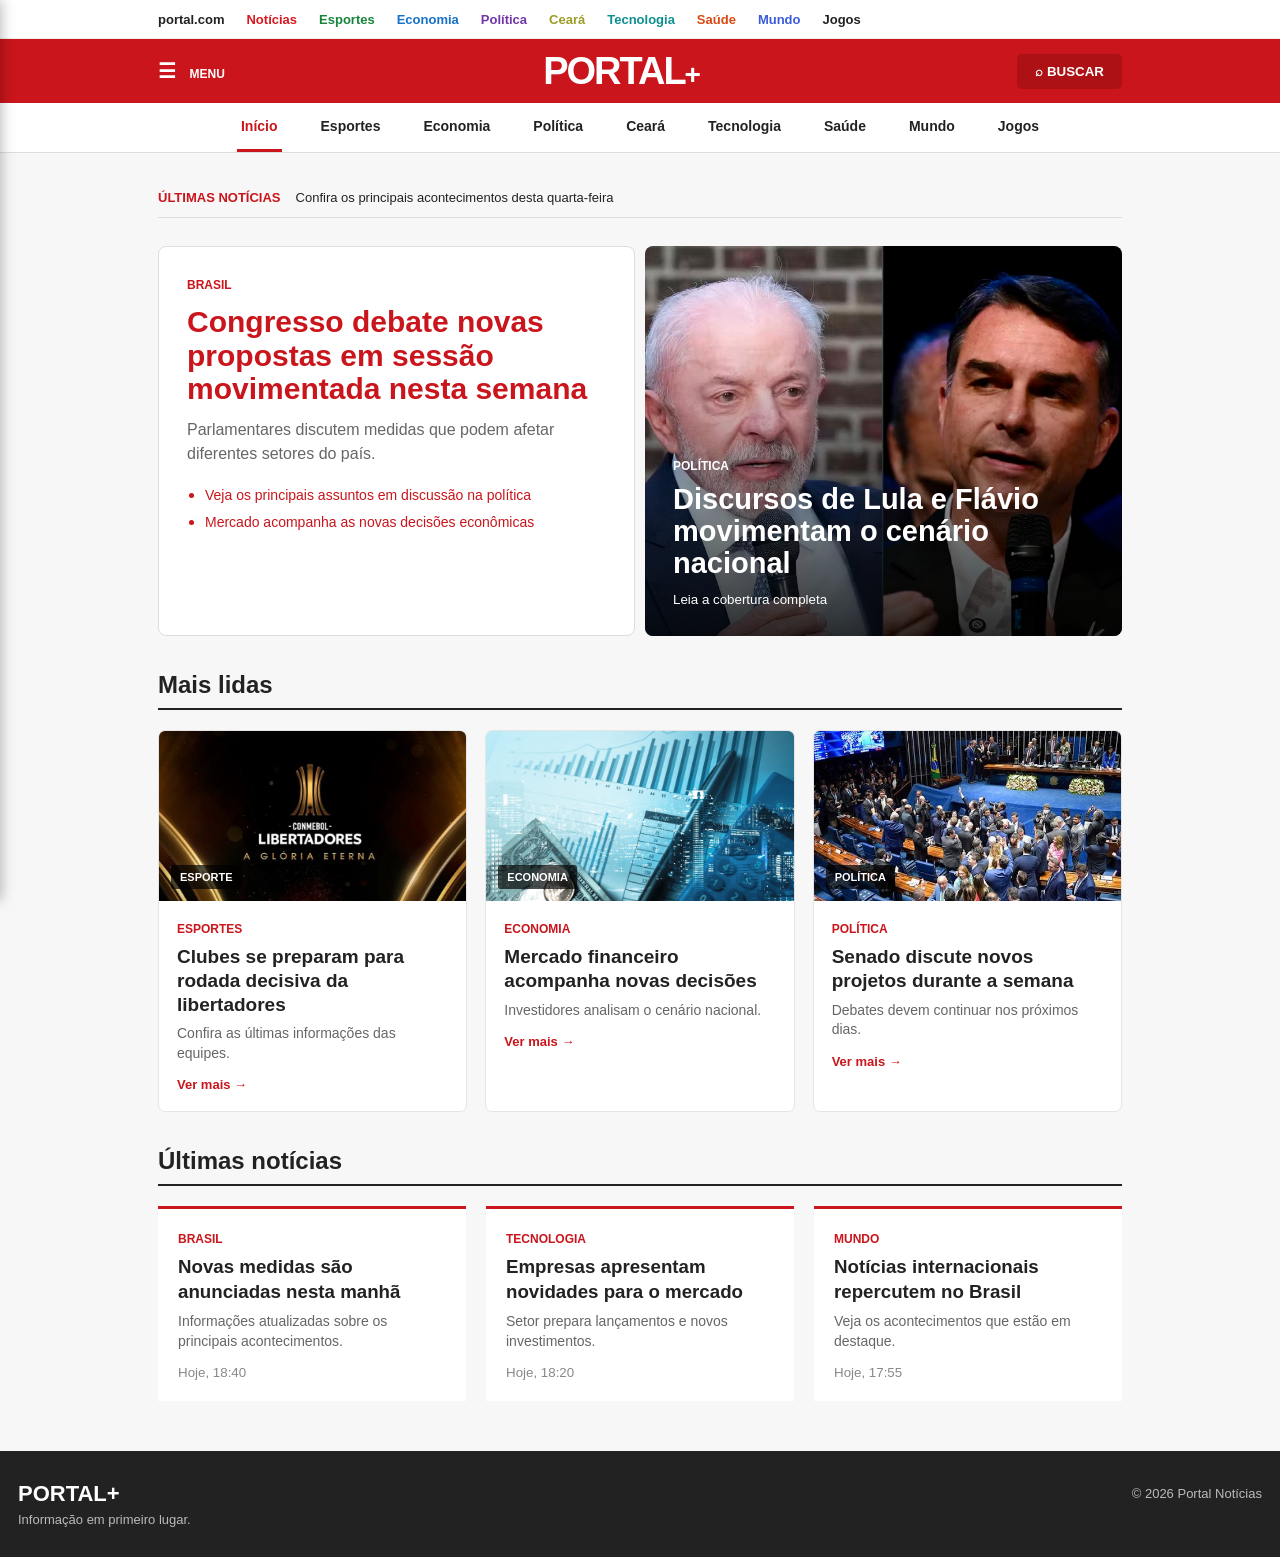
<file: index.html>
<!DOCTYPE html>
<html lang="pt-BR">
<head>
    <meta charset="UTF-8">
    <meta name="viewport" content="width=device-width, initial-scale=1.0">
    <title>Portal Notícias - Início</title>
    <link rel="stylesheet" href="css/style.css">
</head>

<body>
<header class="top-header">
    <div class="top-links">
    <a href="index.html">portal.com</a>
    <a href="index.html" class="red">Notícias</a>
    <a href="esportes.html" class="green">Esportes</a>
    <a href="economia.html" class="blue">Economia</a>
    <a href="politica.html" class="purple">Política</a>
    <a href="ceara.html" class="yellow">Ceará</a>
    <a href="tecnologia.html" class="teal">Tecnologia</a>
    <a href="saude.html" class="orange">Saúde</a>
    <a href="mundo.html" class="indigo">Mundo</a>
    <a href="jogos.html" class="brown">Jogos</a>
    </div>
</header>

<div class="sidebar-overlay" id="sidebarOverlay"></div>

<aside class="sidebar" id="sidebar" aria-hidden="true">
    <div class="sidebar-header">
        <a href="index.html" class="logo">PORTAL<span>+</span></a>
        <button id="closeSidebar" aria-label="Fechar menu">✕</button>
    </div>
    <nav class="sidebar-nav">
        <a href="index.html">Início</a>
        <a href="esportes.html">Esportes</a>
        <a href="economia.html">Economia</a>
        <a href="politica.html">Política</a>
        <a href="ceara.html">Ceará</a>
        <a href="tecnologia.html">Tecnologia</a>
        <a href="saude.html">Saúde</a>
        <a href="mundo.html">Mundo</a>
        <a href="jogos.html">Jogos</a>
    </nav>
</aside>

<header class="main-header">
    <div class="header-content">
        <button class="menu-button" id="menuButton">☰ <span>MENU</span></button>
        <a href="index.html" class="logo">PORTAL<span>+</span></a>
        <div class="header-actions">
            <button id="searchButton">⌕ BUSCAR</button>
        </div>
    </div>
</header>

<nav class="category-nav" id="categoryNav">
    <a href="index.html" class="active">Início</a>
    <a href="esportes.html">Esportes</a>
    <a href="economia.html">Economia</a>
    <a href="politica.html">Política</a>
    <a href="ceara.html">Ceará</a>
    <a href="tecnologia.html">Tecnologia</a>
    <a href="saude.html">Saúde</a>
    <a href="mundo.html">Mundo</a>
    <a href="jogos.html">Jogos</a>

</nav>

<main class="container">

<section class="breaking">
    <strong>ÚLTIMAS NOTÍCIAS</strong>
    <span>Confira os principais acontecimentos desta quarta-feira</span>
</section>

<section class="headline-grid">
    <article class="headline-text">
        <span class="tag">BRASIL</span>
        <h1>Congresso debate novas propostas em sessão movimentada nesta semana</h1>
        <p>Parlamentares discutem medidas que podem afetar diferentes setores do país.</p>

        <ul class="related">
            <li><a href="politica.html">Veja os principais assuntos em discussão na política</a></li>
            <li><a href="economia.html">Mercado acompanha as novas decisões econômicas</a></li>
        </ul>
    </article>

    <article class="headline-image"><a href="materia.html" class="stretched-link" aria-label="Ler a matéria completa"></a>
            <img src="imagens/lb.jpg" alt="Congresso Nacional">
            <div>
                <span>POLÍTICA</span>
                <h2>Discursos de Lula e Flávio movimentam o cenário nacional</h2>
                <small>Leia a cobertura completa</small>
            </div>
        </article>
    </section>

<section class="section-title">
    <h2>Mais lidas</h2>
</section>

<section class="cards-grid">
<article class="news-card">
    <div class="card-image">
        <img src="imagens/liberta.jpg" alt="Esportes">
        <span>ESPORTE</span>
    </div>
    <div class="card-body">
        <span class="tag">Esportes</span>
        <h3>Clubes se preparam para rodada decisiva da libertadores</h3>
        <p>Confira as últimas informações das equipes.</p>
        <a href="esportes.html">Ver mais →</a>
    </div>
</article>

<article class="news-card">
    <div class="card-image">
        <img src="imagens/ecoindex.jpg" alt="Economia">
        <span>ECONOMIA</span>
    </div>
    <div class="card-body">
        <span class="tag">Economia</span>
        <h3>Mercado financeiro acompanha novas decisões</h3>
        <p>Investidores analisam o cenário nacional.</p>
        <a href="economia.html">Ver mais →</a>
    </div>
</article>

<article class="news-card">
    <div class="card-image">
        <img src="imagens/senado.jpg" alt="Política">
        <span>POLÍTICA</span>
    </div>
    <div class="card-body">
        <span class="tag">Política</span>
        <h3>Senado discute novos projetos durante a semana</h3>
        <p>Debates devem continuar nos próximos dias.</p>
        <a href="politica.html">Ver mais →</a>
    </div>
</article>
</section>

<section class="section-title">
    <h2>Últimas notícias</h2>
</section>
<section class="latest-list">
    <article>
        <span class="tag">Brasil</span>
        <h3>Novas medidas são anunciadas nesta manhã</h3>
        <p>Informações atualizadas sobre os principais acontecimentos.</p>
        <small>Hoje, 18:40</small>
    </article>
    <article>
        <span class="tag">Tecnologia</span>
        <h3>Empresas apresentam novidades para o mercado</h3>
        <p>Setor prepara lançamentos e novos investimentos.</p>
        <small>Hoje, 18:20</small>
    </article>
    <article>
        <span class="tag">Mundo</span>
        <h3>Notícias internacionais repercutem no Brasil</h3>
        <p>Veja os acontecimentos que estão em destaque.</p>
        <small>Hoje, 17:55</small>
    </article>
</section>

</main>

<footer>
    <div>
        <strong>PORTAL+</strong>
        <p>Informação em primeiro lugar.</p>
    </div>
    <p>© 2026 Portal Notícias</p>
</footer>

<script src="js/script.js"></script>
</body>
</html>
</file>
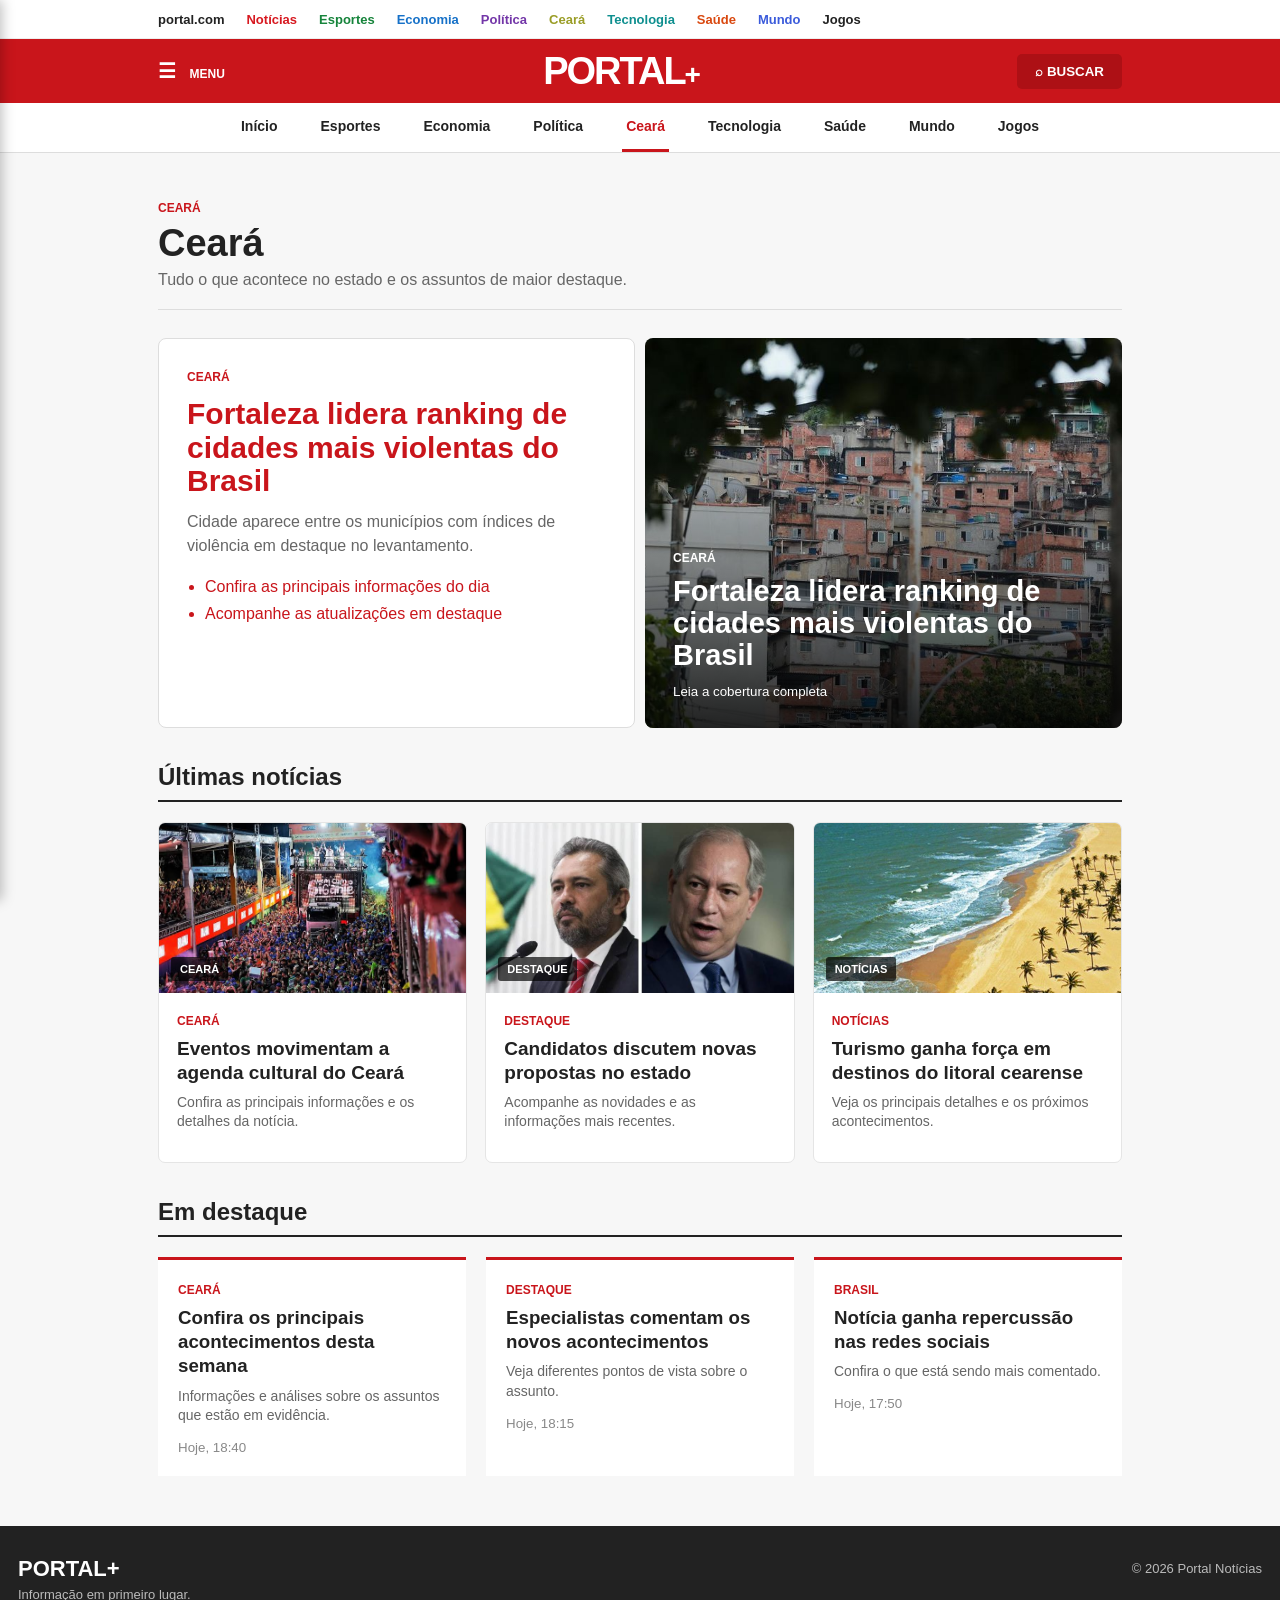
<file: ceara.html>
<!DOCTYPE html>
<html lang="pt-BR">
<head>
    <meta charset="UTF-8">
    <meta name="viewport" content="width=device-width, initial-scale=1.0">
    <title>Portal Notícias - Ceará</title>
    <link rel="stylesheet" href="css/style.css">
</head>
<body>
<header class="top-header"><div class="top-links">
    <a href="index.html">portal.com</a>
    <a href="index.html" class="red">Notícias</a>
    <a href="esportes.html" class="green">Esportes</a>
    <a href="economia.html" class="blue">Economia</a>
    <a href="politica.html" class="purple">Política</a>
    <a href="ceara.html" class="yellow">Ceará</a>
    <a href="tecnologia.html" class="teal">Tecnologia</a>
    <a href="saude.html" class="orange">Saúde</a>
    <a href="mundo.html" class="indigo">Mundo</a>
    <a href="jogos.html" class="brown">Jogos</a>
</div>
</header>

<div class="sidebar-overlay" id="sidebarOverlay"></div>

<aside class="sidebar" id="sidebar" aria-hidden="true">
    <div class="sidebar-header">
        <a href="ceara.html" class="logo">PORTAL<span>+</span></a>
        <button id="closeSidebar" aria-label="Fechar menu">✕</button>
    </div>
    <nav class="sidebar-nav">
        <a href="index.html">Início</a>
        <a href="esportes.html">Esportes</a>
        <a href="economia.html">Economia</a>
        <a href="politica.html">Política</a>
        <a href="ceara.html">Ceará</a>
        <a href="tecnologia.html">Tecnologia</a>
        <a href="saude.html">Saúde</a>
        <a href="mundo.html">Mundo</a>
        <a href="jogos.html">Jogos</a>
    </nav>
</aside>

<header class="main-header">
    <div class="header-content">
    <button class="menu-button" id="menuButton">☰ <span>MENU</span></button>
    <a href="index.html" class="logo">PORTAL<span>+</span></a>
    <div class="header-actions"><button id="searchButton">⌕ BUSCAR</button></div>
</div>
</header>

<nav class="category-nav" id="categoryNav">
    <a href="index.html">Início</a>
    <a href="esportes.html">Esportes</a>
    <a href="economia.html">Economia</a>
    <a href="politica.html">Política</a>
     <a href="ceara.html" class="active">Ceará</a>
    <a href="tecnologia.html">Tecnologia</a>
    <a href="saude.html">Saúde</a>
    <a href="mundo.html">Mundo</a>
    <a href="jogos.html">Jogos</a>
</nav>

<main class="container">
    <section class="page-heading">
        <span>CEARÁ</span>
        <h1>Ceará</h1>
        <p>Tudo o que acontece no estado e os assuntos de maior destaque.</p>
    </section>

    <section class="headline-grid">
        <article class="headline-text">
            <span class="tag">CEARÁ</span>
            <h1>Fortaleza lidera ranking de cidades mais violentas do Brasil</h1>
            <p>Cidade aparece entre os municípios com índices de violência em destaque no levantamento.</p>

            <ul class="related">
                <li>Confira as principais informações do dia</li>
                <li>Acompanhe as atualizações em destaque</li></ul>
        </article>
    
        <article class="headline-image">
            <img src="imagens/Pirambuce.jpg" alt="Imagem principal de Ceará">
            <div>
            <span>CEARÁ</span>
            <h2>Fortaleza lidera ranking de cidades mais violentas do Brasil</h2>
            <small>Leia a cobertura completa</small>
        </div>
    </article>

    </section>
    <section class="section-title">
        <h2>Últimas notícias</h2>
    </section>

    <section class="cards-grid">
        <article class="news-card">
            <div class="card-image">
                <img src="imagens/culturace.jpg" alt="Notícia de Ceará">
                <span>CEARÁ</span>
            </div>
            <div class="card-body">
                <span class="tag">CEARÁ</span>
                <h3>Eventos movimentam a agenda cultural do Ceará</h3>
                <p>Confira as principais informações e os detalhes da notícia.</p>
            </div>
        </article>
        <article class="news-card">
            <div class="card-image">
                <img src="imagens/elmanociro.jpg" alt="Notícia de Ceará">
                <span>DESTAQUE</span>
            </div>
            <div class="card-body">
                <span class="tag">Destaque</span>
                <h3>Candidatos discutem novas propostas no estado</h3>
                <p>Acompanhe as novidades e as informações mais recentes.</p>
            </div>
        </article>

        <article class="news-card">
            <div class="card-image">
                <img src="imagens/turismoceara.jpg" alt="Notícia de Ceará">
                <span>NOTÍCIAS</span>
            </div>
            <div class="card-body">
                <span class="tag">Notícias</span>
                <h3>Turismo ganha força em destinos do litoral cearense</h3>
                <p>Veja os principais detalhes e os próximos acontecimentos.</p>
            </div>
        </article>

    </section>
    <section class="section-title">
        <h2>Em destaque</h2>
    </section>

    <section class="latest-list">
        <article>
            <span class="tag">CEARÁ</span>
            <h3>Confira os principais acontecimentos desta semana</h3>
            <p>Informações e análises sobre os assuntos que estão em evidência.</p>
            <small>Hoje, 18:40</small>
        </article>

        <article>
            <span class="tag">Destaque</span>
            <h3>Especialistas comentam os novos acontecimentos</h3>
            <p>Veja diferentes pontos de vista sobre o assunto.</p>
            <small>Hoje, 18:15</small>
        </article>

        <article>
            <span class="tag">Brasil</span>
            <h3>Notícia ganha repercussão nas redes sociais</h3>
            <p>Confira o que está sendo mais comentado.</p>
            <small>Hoje, 17:50</small>
        </article>
    </section>

</main>

<footer>
    <div>
        <strong>PORTAL+</strong>
        <p>Informação em primeiro lugar.</p>
    </div>
    <p>© 2026 Portal Notícias</p>
</footer>

<script src="js/script.js"></script>
</body>
</html>
</file>
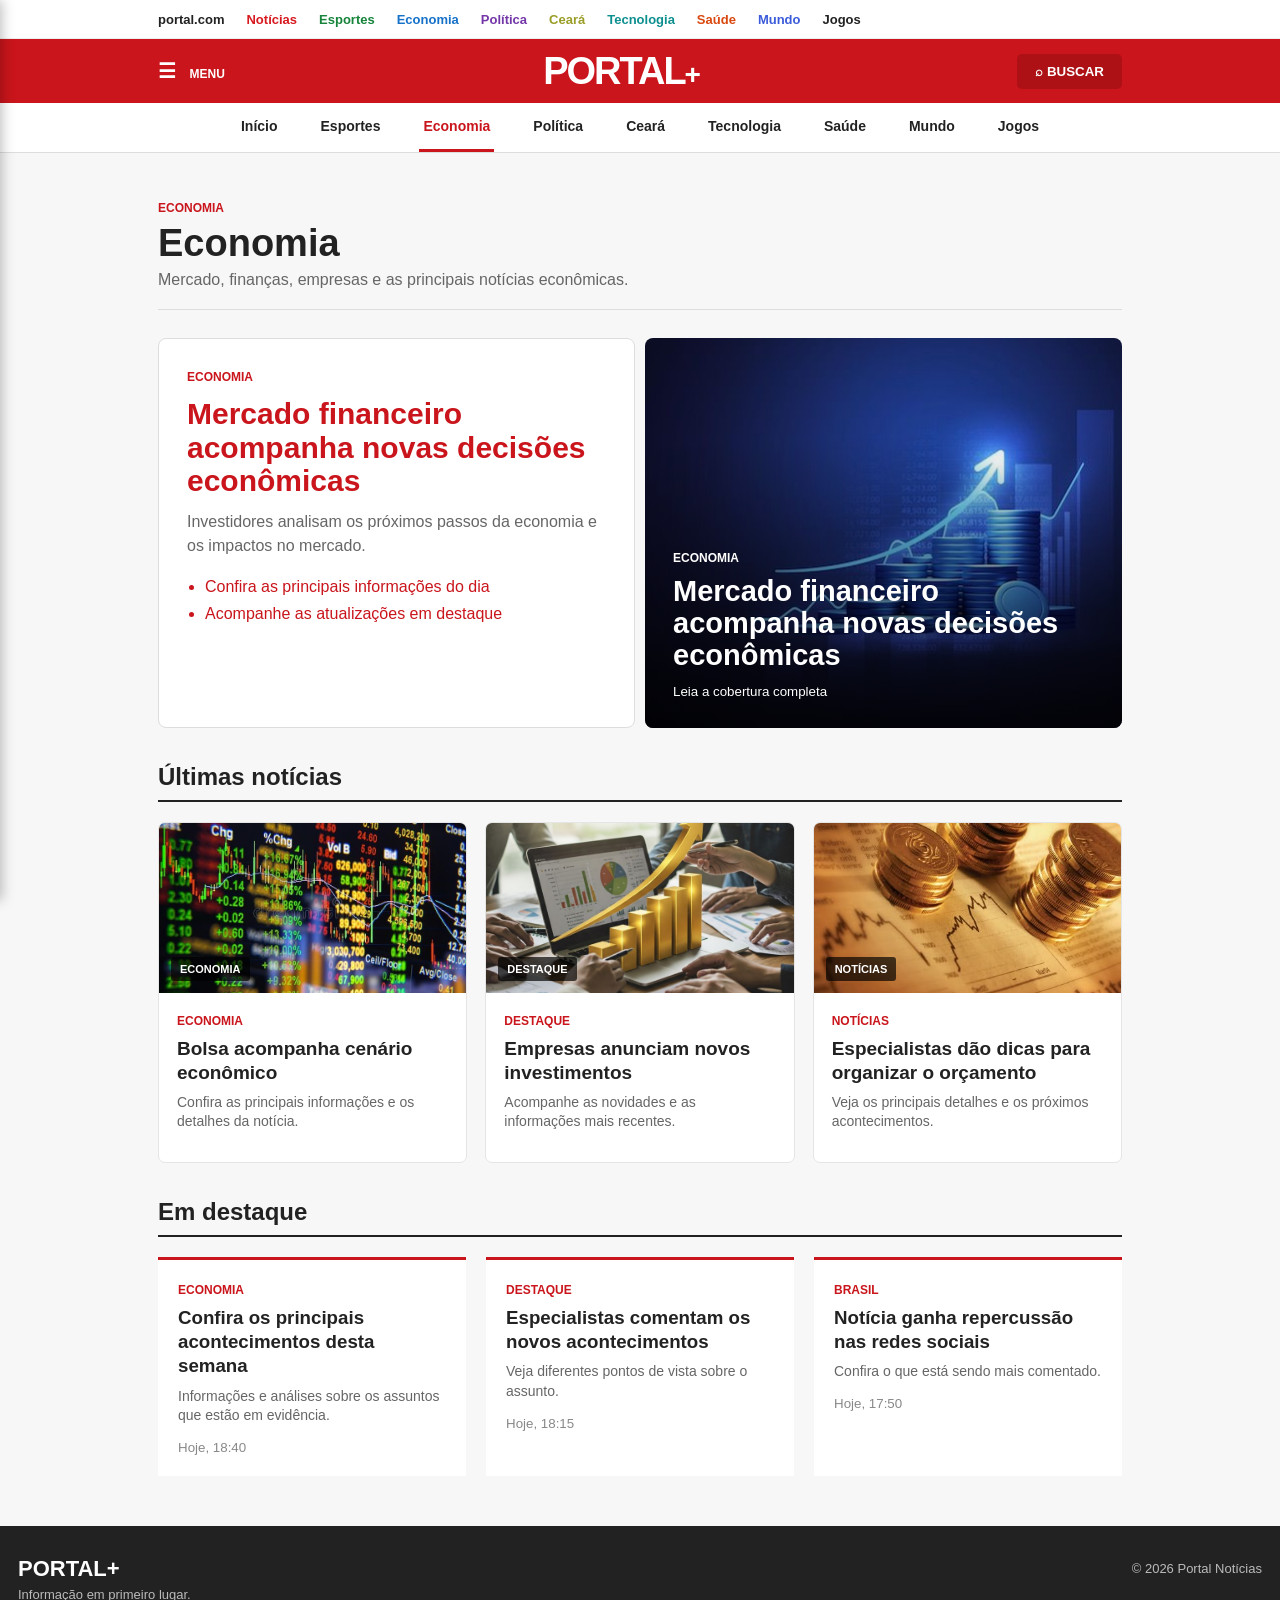
<file: economia.html>
<!DOCTYPE html>
<html lang="pt-BR">
<head>
    <meta charset="UTF-8">
    <meta name="viewport" content="width=device-width, initial-scale=1.0">
    <title>Portal Notícias - Economia</title>
    <link rel="stylesheet" href="css/style.css">
</head>

<body>
<header class="top-header">
    <div class="top-links">
    <a href="index.html">portal.com</a>
    <a href="index.html" class="red">Notícias</a>
    <a href="esportes.html" class="green">Esportes</a>
    <a href="economia.html" class="blue">Economia</a>
    <a href="politica.html" class="purple">Política</a>
    <a href="ceara.html" class="yellow">Ceará</a>
    <a href="tecnologia.html" class="teal">Tecnologia</a>
    <a href="saude.html" class="orange">Saúde</a>
    <a href="mundo.html" class="indigo">Mundo</a>
    <a href="jogos.html" class="brown">Jogos</a>
</div>
</header>

<div class="sidebar-overlay" id="sidebarOverlay"></div>

<aside class="sidebar" id="sidebar" aria-hidden="true">
    <div class="sidebar-header">
        <a href="economia.html" class="logo">PORTAL<span>+</span></a>
        <button id="closeSidebar" aria-label="Fechar menu">✕</button>
    </div>
    <nav class="sidebar-nav">
        <a href="index.html">Início</a>
        <a href="esportes.html">Esportes</a>
        <a href="economia.html">Economia</a>
        <a href="politica.html">Política</a>
        <a href="ceara.html">Ceará</a>
        <a href="tecnologia.html">Tecnologia</a>
        <a href="saude.html">Saúde</a>
        <a href="mundo.html">Mundo</a>
        <a href="jogos.html">Jogos</a>
    </nav>
</aside>

<header class="main-header">
    <div class="header-content">
    <button class="menu-button" id="menuButton">☰ <span>MENU</span></button>
    <a href="index.html" class="logo">PORTAL<span>+</span></a>
    <div class="header-actions"><button id="searchButton">⌕ BUSCAR</button></div>
</div>
</header>

<nav class="category-nav" id="categoryNav">
    <a href="index.html">Início</a>
    <a href="esportes.html">Esportes</a>
    <a href="economia.html" class="active">Economia</a>
    <a href="politica.html">Política</a>
    <a href="ceara.html">Ceará</a>
    <a href="tecnologia.html">Tecnologia</a>
    <a href="saude.html">Saúde</a>
    <a href="mundo.html">Mundo</a>
    <a href="jogos.html">Jogos</a>

</nav>

<main class="container">
    <section class="page-heading">
        <span>ECONOMIA</span>
        <h1>Economia</h1>
        <p>Mercado, finanças, empresas e as principais notícias econômicas.</p>
    </section>

    <section class="headline-grid">
        <article class="headline-text">
            <span class="tag">ECONOMIA</span>
            <h1>Mercado financeiro acompanha novas decisões econômicas</h1>
            <p>Investidores analisam os próximos passos da economia e os impactos no mercado.</p>
            <ul class="related">
                <li>Confira as principais informações do dia</li>
                <li>Acompanhe as atualizações em destaque</li>
            </ul>
        </article>

        <article class="headline-image">
            <img src="imagens/mercadoeco.jpg" alt="Imagem principal de Economia">
            <div>
            <span>ECONOMIA</span>
            <h2>Mercado financeiro acompanha novas decisões econômicas</h2>
            <small>Leia a cobertura completa</small>
        </div>
    </article>

    </section>
    <section class="section-title">
        <h2>Últimas notícias</h2>
    </section>
    <section class="cards-grid">
        <article class="news-card">
            <div class="card-image">
                <img src="imagens/bolsaeco.jpg" alt="Notícia de Economia">
                <span>ECONOMIA</span>
            </div>
            <div class="card-body">
                <span class="tag">ECONOMIA</span>
                <h3>Bolsa acompanha cenário econômico</h3>
                <p>Confira as principais informações e os detalhes da notícia.</p>
            </div>
        </article>

        <article class="news-card">
            <div class="card-image">
                <img src="imagens/empresaseco.jpg" alt="Notícia de Economia">
                <span>DESTAQUE</span>
            </div>
            <div class="card-body">
                <span class="tag">Destaque</span>
                <h3>Empresas anunciam novos investimentos</h3>
                <p>Acompanhe as novidades e as informações mais recentes.</p>
            </div>
        </article>

        <article class="news-card">
            <div class="card-image">
                <img src="imagens/finances.jpg" alt="Notícia de Economia">
                <span>NOTÍCIAS</span>
            </div>
            <div class="card-body">
                <span class="tag">Notícias</span>
                <h3>Especialistas dão dicas para organizar o orçamento</h3>
                <p>Veja os principais detalhes e os próximos acontecimentos.</p>
            </div>
        </article>

    </section>
    <section class="section-title">
        <h2>Em destaque</h2>
    </section>

    <section class="latest-list">
        <article>
            <span class="tag">ECONOMIA</span>
            <h3>Confira os principais acontecimentos desta semana</h3>
            <p>Informações e análises sobre os assuntos que estão em evidência.</p>
            <small>Hoje, 18:40</small>
        </article>
        <article>
            <span class="tag">Destaque</span>
            <h3>Especialistas comentam os novos acontecimentos</h3>
            <p>Veja diferentes pontos de vista sobre o assunto.</p>
            <small>Hoje, 18:15</small>
        </article>
        <article>
            <span class="tag">Brasil</span>
            <h3>Notícia ganha repercussão nas redes sociais</h3>
            <p>Confira o que está sendo mais comentado.</p>
            <small>Hoje, 17:50</small>
        </article>

    </section>

</main>

<footer>
    <div>
        <strong>PORTAL+</strong>
        <p>Informação em primeiro lugar.</p>
    </div>
    <p>© 2026 Portal Notícias</p>
</footer>

<script src="js/script.js"></script>
</body>
</html>
</file>
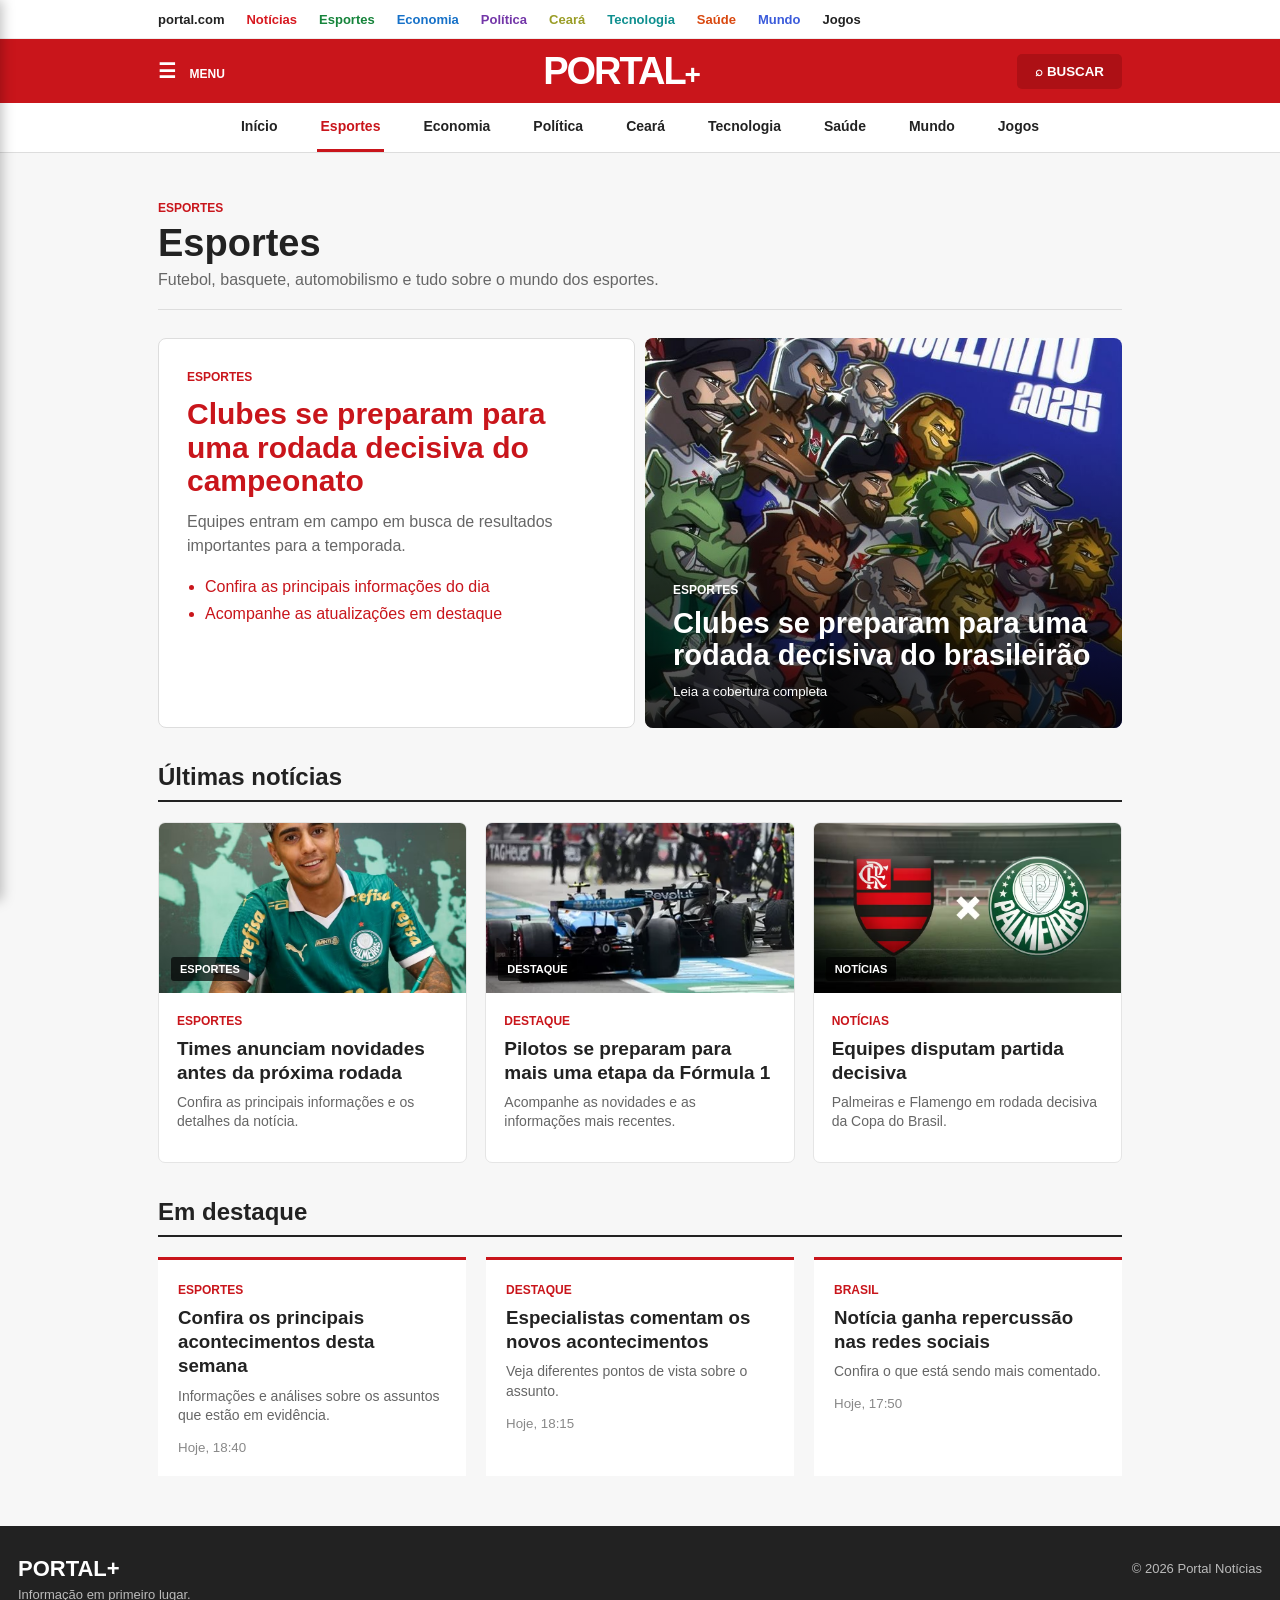
<file: esportes.html>
<!DOCTYPE html>
<html lang="pt-BR">
<head>
    <meta charset="UTF-8">
    <meta name="viewport" content="width=device-width, initial-scale=1.0">
    <title>Portal Notícias - Esportes</title>
    <link rel="stylesheet" href="css/style.css">
</head>

<body>
<header class="top-header">
    <div class="top-links">
    <a href="index.html">portal.com</a>
    <a href="index.html" class="red">Notícias</a>
    <a href="esportes.html" class="green">Esportes</a>
    <a href="economia.html" class="blue">Economia</a>
    <a href="politica.html" class="purple">Política</a>
    <a href="ceara.html" class="yellow">Ceará</a>
    <a href="tecnologia.html" class="teal">Tecnologia</a>
    <a href="saude.html" class="orange">Saúde</a>
    <a href="mundo.html" class="indigo">Mundo</a>
    <a href="jogos.html" class="brown">Jogos</a>
</div>
</header>

<div class="sidebar-overlay" id="sidebarOverlay"></div>

<aside class="sidebar" id="sidebar" aria-hidden="true">
    <div class="sidebar-header">
        <a href="esportes.html" class="logo">PORTAL<span>+</span></a>
        <button id="closeSidebar" aria-label="Fechar menu">✕</button>
    </div>
    <nav class="sidebar-nav">
        <a href="index.html">Início</a>
        <a href="esportes.html">Esportes</a>
        <a href="economia.html">Economia</a>
        <a href="politica.html">Política</a>
        <a href="ceara.html">Ceará</a>
        <a href="tecnologia.html">Tecnologia</a>
        <a href="saude.html">Saúde</a>
        <a href="mundo.html">Mundo</a>
        <a href="jogos.html">Jogos</a>
    </nav>
</aside>

<header class="main-header">
    <div class="header-content">
    <button class="menu-button" id="menuButton">☰ <span>MENU</span></button>
    <a href="index.html" class="logo">PORTAL<span>+</span></a>
    <div class="header-actions"><button id="searchButton">⌕ BUSCAR</button></div>
</div>
</header>

<nav class="category-nav" id="categoryNav">
    <a href="index.html">Início</a>
     <a href="esportes.html" class="active">Esportes</a>
    <a href="economia.html">Economia</a>
    <a href="politica.html">Política</a>
    <a href="ceara.html">Ceará</a>
    <a href="tecnologia.html">Tecnologia</a>
    <a href="saude.html">Saúde</a>
    <a href="mundo.html">Mundo</a>
    <a href="jogos.html">Jogos</a>

</nav>

<main class="container">
    <section class="page-heading">
        <span>ESPORTES</span>
        <h1>Esportes</h1>
        <p>Futebol, basquete, automobilismo e tudo sobre o mundo dos esportes.</p>
    </section>

    <section class="headline-grid">
        <article class="headline-text">
            <span class="tag">ESPORTES</span>
            <h1>Clubes se preparam para uma rodada decisiva do campeonato</h1>
            <p>Equipes entram em campo em busca de resultados importantes para a temporada.</p>
            <ul class="related">
                <li>Confira as principais informações do dia</li>
                <li>Acompanhe as atualizações em destaque</li>
            </ul>

        </article>
        <article class="headline-image">
            <img src="imagens/brasileirao.jpg" alt="Imagem principal de Esportes">
            <div>
            <span>ESPORTES</span>
            <h2>Clubes se preparam para uma rodada decisiva do brasileirão</h2>
            <small>Leia a cobertura completa</small>
        </div>
    </article>

    </section>
    <section class="section-title">
        <h2>Últimas notícias</h2>
    </section>
    <section class="cards-grid">
        <article class="news-card">
            <div class="card-image">
                <img src="imagens/transferencias.jpg" alt="Notícia de Esportes">
                <span>ESPORTES</span>
            </div>
            <div class="card-body">
                <span class="tag">ESPORTES</span>
                <h3>Times anunciam novidades antes da próxima rodada</h3>
                <p>Confira as principais informações e os detalhes da notícia.</p>
            </div>
        </article>

        <article class="news-card">
            <div class="card-image">
                <img src="imagens/formula1.jpg" alt="Notícia de Esportes">
                <span>DESTAQUE</span>
            </div>
            <div class="card-body">
                <span class="tag">Destaque</span>
                <h3>Pilotos se preparam para mais uma etapa da Fórmula 1</h3>
                <p>Acompanhe as novidades e as informações mais recentes.</p>
            </div>
        </article>

        <article class="news-card">
            <div class="card-image">
                <img src="imagens/flapal.jpg" alt="Notícia de Esportes">
                <span>NOTÍCIAS</span>
            </div>
            <div class="card-body">
                <span class="tag">Notícias</span>
                <h3>Equipes disputam partida decisiva</h3>
                <p>Palmeiras e Flamengo em rodada decisiva da Copa do Brasil.</p>
            </div>
        </article>

    </section>
    <section class="section-title">
        <h2>Em destaque</h2>
    </section>

    <section class="latest-list">
        <article>
            <span class="tag">ESPORTES</span>
            <h3>Confira os principais acontecimentos desta semana</h3>
            <p>Informações e análises sobre os assuntos que estão em evidência.</p>
            <small>Hoje, 18:40</small>
        </article>

        <article>
            <span class="tag">Destaque</span>
            <h3>Especialistas comentam os novos acontecimentos</h3>
            <p>Veja diferentes pontos de vista sobre o assunto.</p>
            <small>Hoje, 18:15</small>
        </article>

        <article>
            <span class="tag">Brasil</span>
            <h3>Notícia ganha repercussão nas redes sociais</h3>
            <p>Confira o que está sendo mais comentado.</p>
            <small>Hoje, 17:50</small>
        </article>

    </section>

</main>

<footer>
    <div>
        <strong>PORTAL+</strong>
        <p>Informação em primeiro lugar.</p>
    </div>
    <p>© 2026 Portal Notícias</p>
</footer>

<script src="js/script.js"></script>
</body>
</html>
</file>
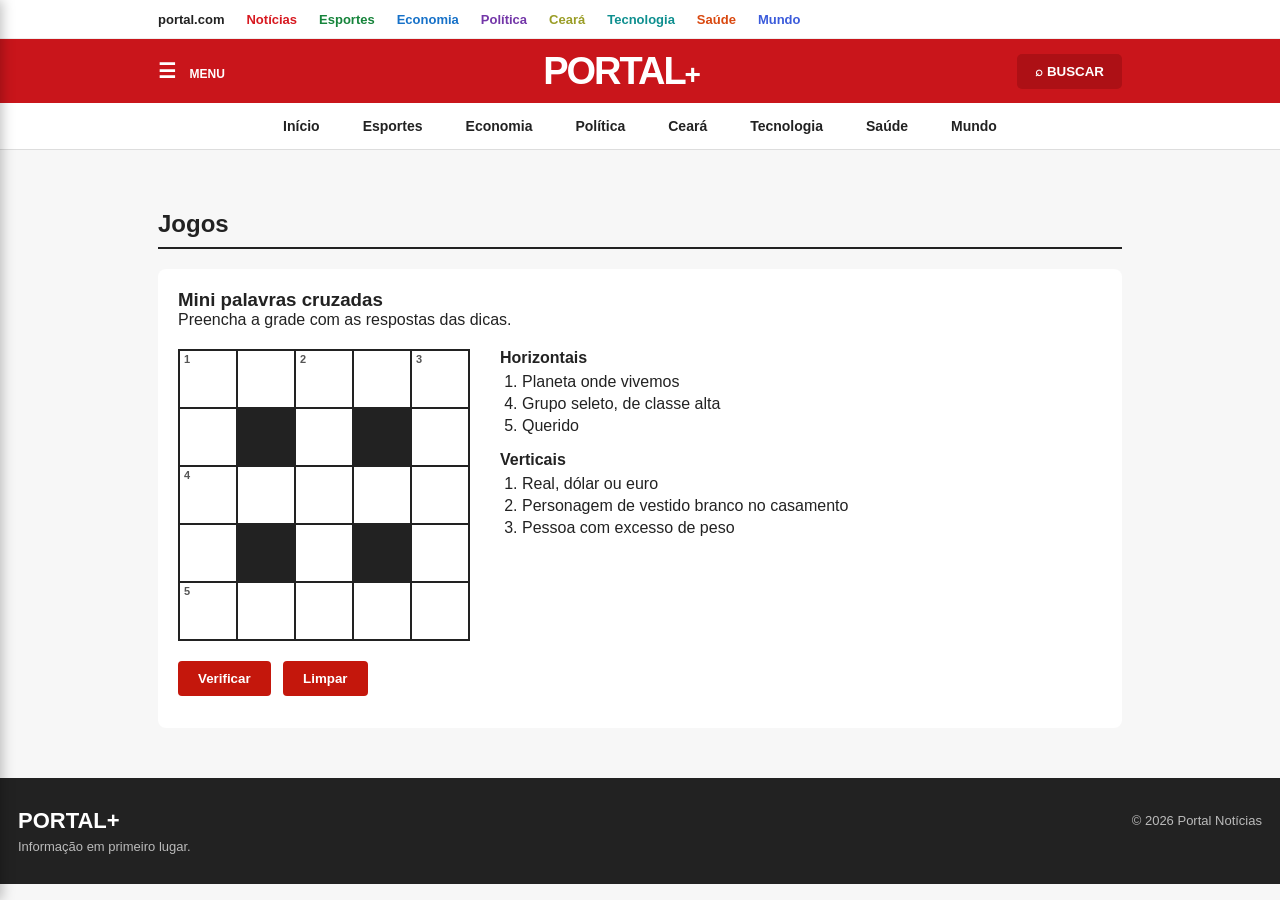
<file: jogos.html>
<!DOCTYPE html>
<html lang="pt-BR">
<head>
    <meta charset="UTF-8">
    <meta name="viewport" content="width=device-width, initial-scale=1.0">
    <title>Portal Notícias - Jogos</title>
    <link rel="stylesheet" href="css/style.css">
</head>

<body>
<header class="top-header">
    <div class="top-links">
    <a href="index.html">portal.com</a>
    <a href="index.html" class="red">Notícias</a>
    <a href="esportes.html" class="green">Esportes</a>
    <a href="economia.html" class="blue">Economia</a>
    <a href="politica.html" class="purple">Política</a>
    <a href="ceara.html" class="yellow">Ceará</a>
    <a href="tecnologia.html" class="teal">Tecnologia</a>
    <a href="saude.html" class="orange">Saúde</a>
    <a href="mundo.html" class="indigo">Mundo</a>
</div>
</header>

<div class="sidebar-overlay" id="sidebarOverlay"></div>

<aside class="sidebar" id="sidebar" aria-hidden="true">
    <div class="sidebar-header">
        <a href="index.html" class="logo">PORTAL<span>+</span></a>
        <button id="closeSidebar" aria-label="Fechar menu">✕</button>
    </div>
    <nav class="sidebar-nav">
        <a href="index.html">Início</a>
        <a href="esportes.html">Esportes</a>
        <a href="economia.html">Economia</a>
        <a href="politica.html">Política</a>
        <a href="ceara.html">Ceará</a>
        <a href="tecnologia.html">Tecnologia</a>
        <a href="saude.html">Saúde</a>
        <a href="mundo.html">Mundo</a>
    </nav>
</aside>

<header class="main-header">
    <div class="header-content">
        <button class="menu-button" id="menuButton">☰ <span>MENU</span></button>
        <a href="index.html" class="logo">PORTAL<span>+</span></a>
        <div class="header-actions">
            <button id="searchButton">⌕ BUSCAR</button>
        </div>
    </div>
</header>

<nav class="category-nav" id="categoryNav">
    <a href="index.html" class="active">Início</a>
    <a href="esportes.html">Esportes</a>
    <a href="economia.html">Economia</a>
    <a href="politica.html">Política</a>
    <a href="ceara.html">Ceará</a>
    <a href="tecnologia.html">Tecnologia</a>
    <a href="saude.html">Saúde</a>
    <a href="mundo.html">Mundo</a>

</nav>

<main class="container">
    <section class="section-title">
        <h2>Jogos</h2>
    </section>

    <section class="game">
        <h3>Mini palavras cruzadas</h3>
        <p>Preencha a grade com as respostas das dicas.</p>

        <div class="game-layout">
            <div class="crossword" id="crossword"></div>

            <div class="clues">
                <h4>Horizontais</h4>
                <ol>
                    <li value="1">Planeta onde vivemos</li>
                    <li value="4">Grupo seleto, de classe alta</li>
                    <li value="5">Querido</li>
                </ol>
                <h4>Verticais</h4>
                <ol>
                    <li value="1">Real, dólar ou euro</li>
                    <li value="2">Personagem de vestido branco no casamento</li>
                    <li value="3">Pessoa com excesso de peso</li>
                </ol>
            </div>
        </div>

        <div class="game-actions">
            <button id="checkBtn">Verificar</button>
            <button id="clearBtn">Limpar</button>
        </div>
        <p id="gameMessage"></p>
    </section>
</main>

<footer>
    <div>
        <strong>PORTAL+</strong>
        <p>Informação em primeiro lugar.</p>
    </div>
    <p>© 2026 Portal Notícias</p>
</footer>

<script src="js/cruzadas.js"></script>
<script src="js/script.js"></script>

<script src="js/script.js"></script>
</body>
</html>
</file>
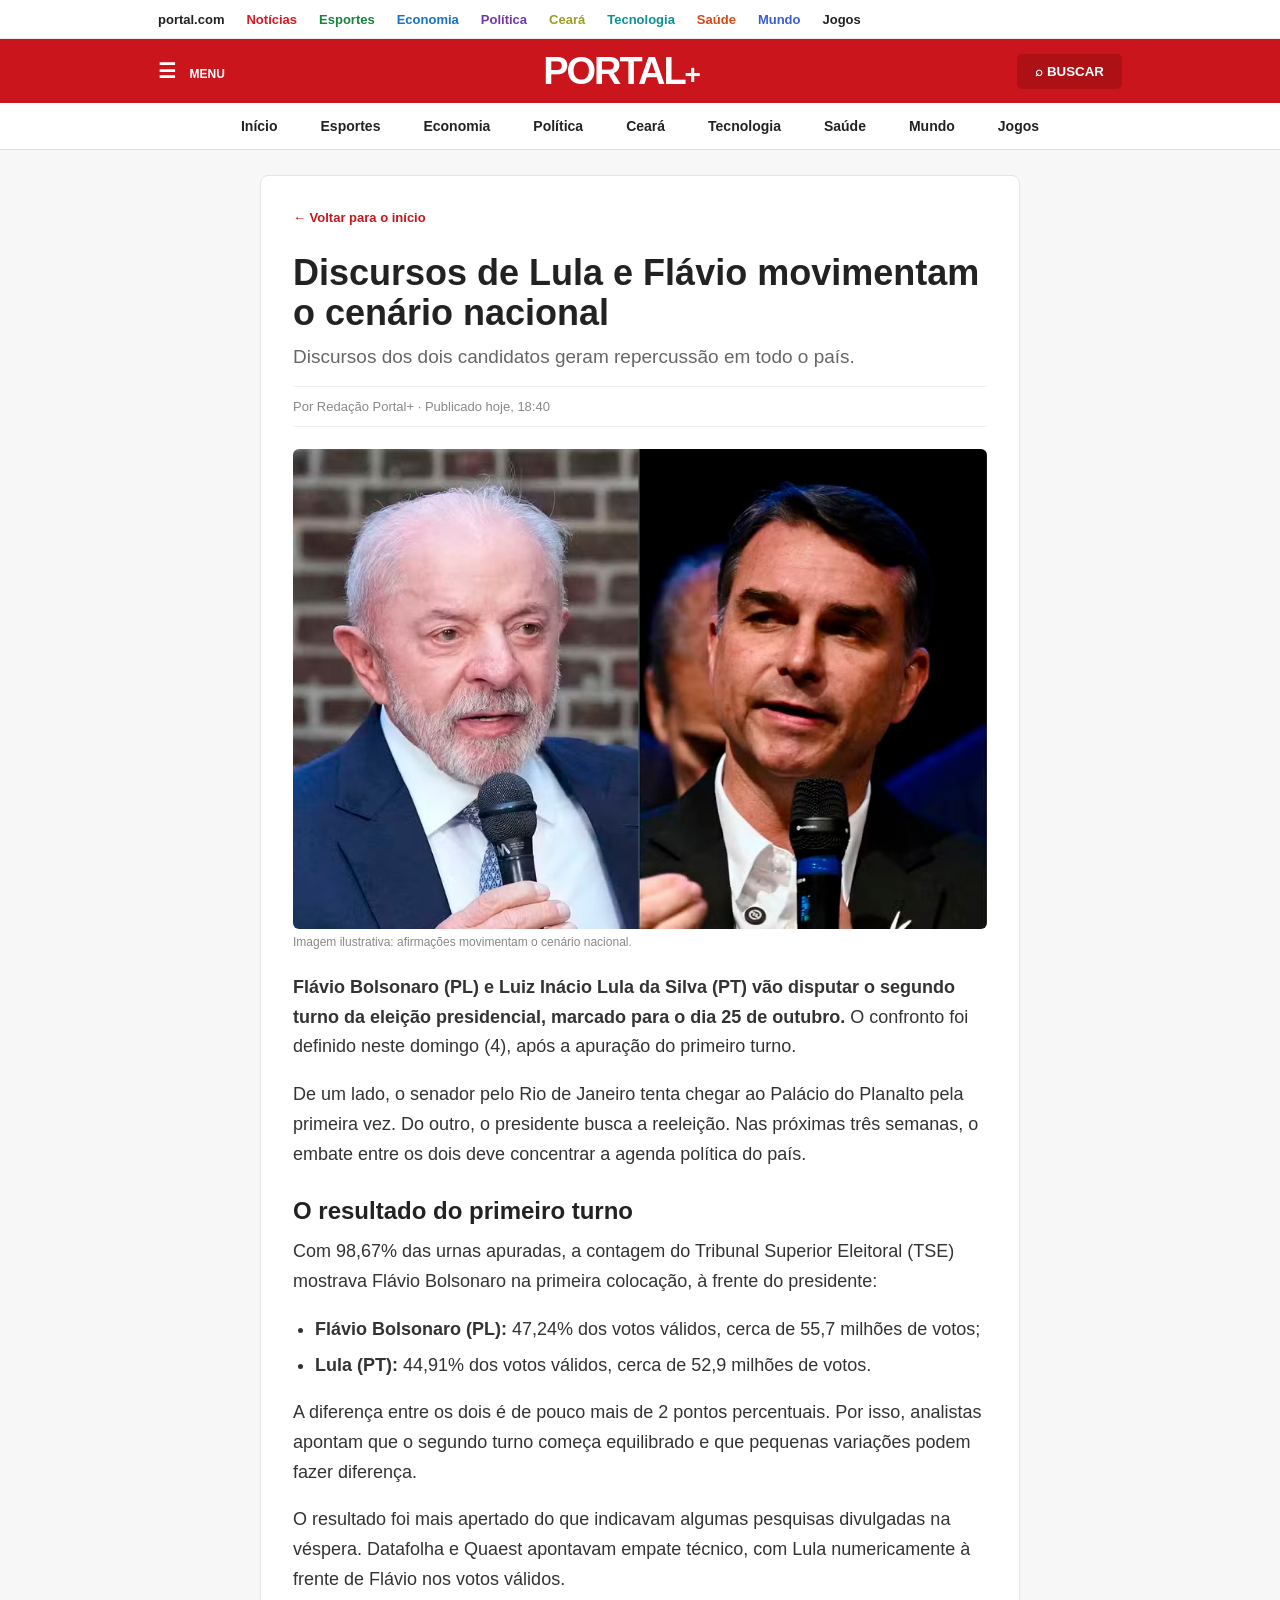
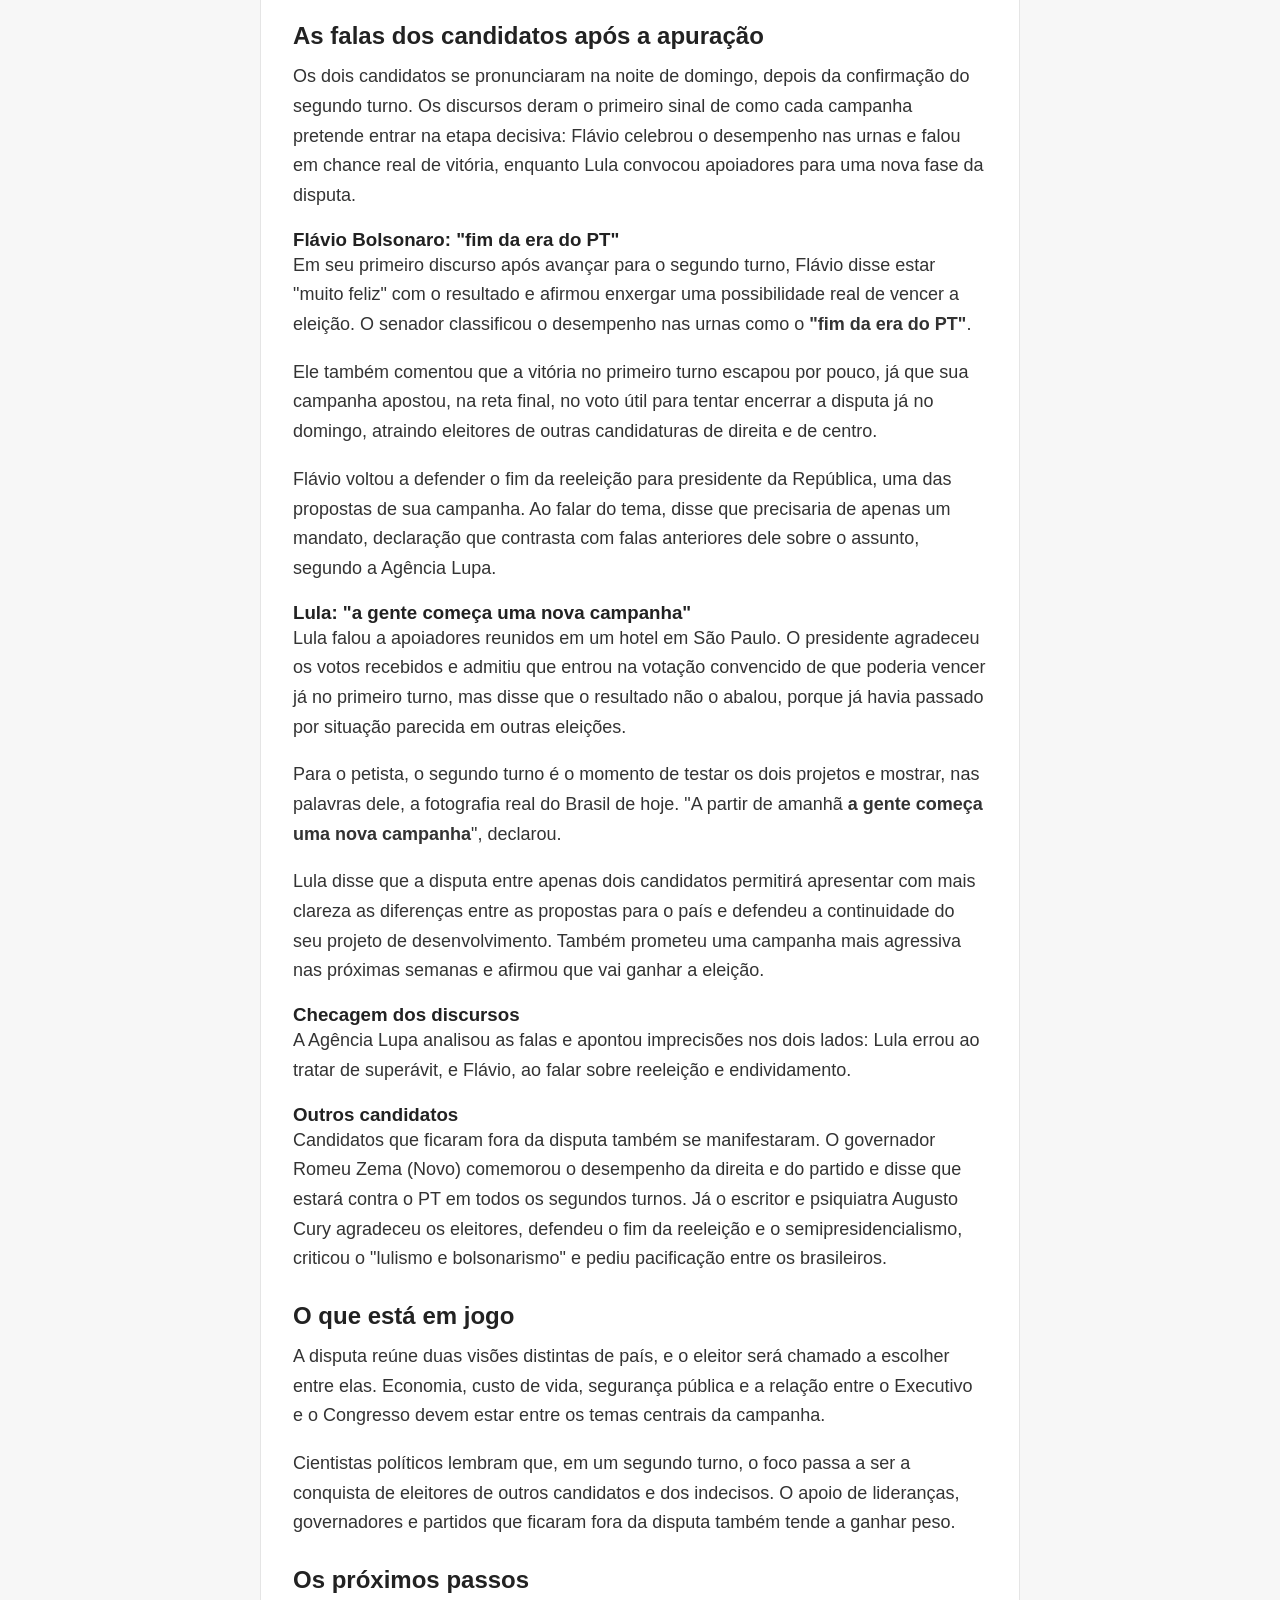
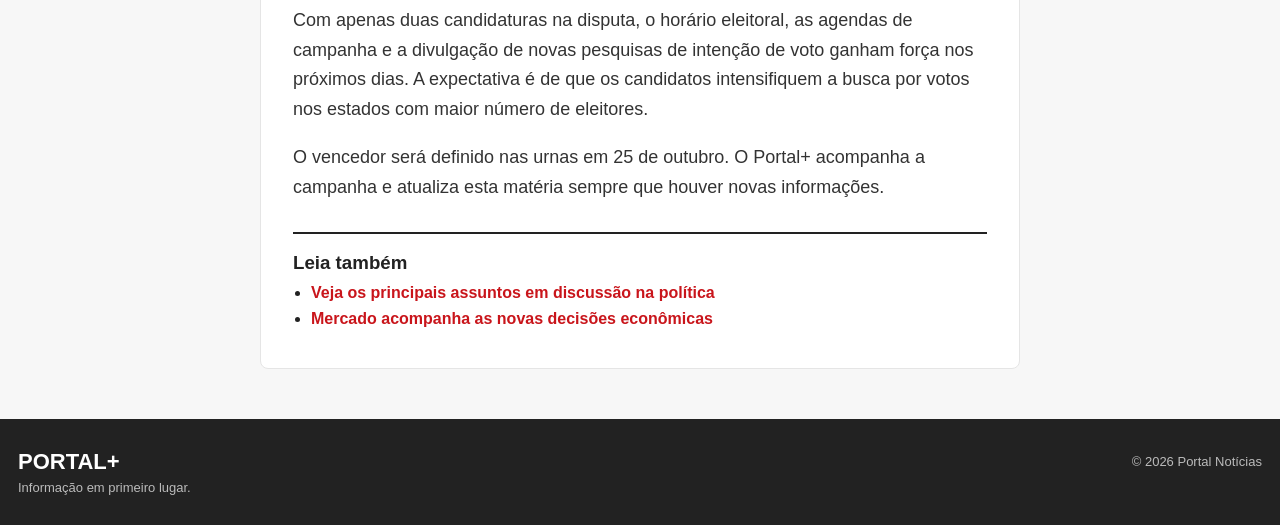
<file: materia.html>
<!DOCTYPE html>
<html lang="pt-BR">
<head>
    <meta charset="UTF-8">
    <meta name="viewport" content="width=device-width, initial-scale=1.0">
    <title>Portal Notícias - Debates entre Lula e Flávio</title>
    <link rel="stylesheet" href="css/style.css">
</head>

<body>
<header class="top-header">
    <div class="top-links">
    <a href="index.html">portal.com</a>
    <a href="index.html" class="red">Notícias</a>
    <a href="esportes.html" class="green">Esportes</a>
    <a href="economia.html" class="blue">Economia</a>
    <a href="politica.html" class="purple">Política</a>
    <a href="ceara.html" class="yellow">Ceará</a>
    <a href="tecnologia.html" class="teal">Tecnologia</a>
    <a href="saude.html" class="orange">Saúde</a>
    <a href="mundo.html" class="indigo">Mundo</a>
    <a href="jogos.html" class="brown">Jogos</a>
</div>
</header>

<header class="main-header">
    <div class="header-content">
        <button class="menu-button" id="menuButton">☰ <span>MENU</span></button>
        <a href="index.html" class="logo">PORTAL<span>+</span></a>
        <div class="header-actions">
            <button id="searchButton">⌕ BUSCAR</button>
        </div>
    </div>
</header>

<nav class="category-nav" id="categoryNav">
    <a href="index.html">Início</a>
    <a href="esportes.html">Esportes</a>
    <a href="economia.html">Economia</a>
    <a href="politica.html">Política</a>
    <a href="ceara.html">Ceará</a>
    <a href="tecnologia.html">Tecnologia</a>
    <a href="saude.html">Saúde</a>
    <a href="mundo.html">Mundo</a>
    <a href="jogos.html">Jogos</a>

</nav>

<main class="container">
    <article class="article">
        <a href="index.html" class="back">← Voltar para o início</a>
        <h1>Discursos de Lula e Flávio movimentam o cenário nacional</h1>
        <p class="subtitle">Discursos dos dois candidatos geram repercussão em todo o país.</p>
        <div class="meta">Por Redação Portal+ · Publicado hoje, 18:40</div>

        <figure>
            <img src="imagens/lb.jpg" alt="Debates entre Lula e Flávio">
            <figcaption>Imagem ilustrativa: afirmações movimentam o cenário nacional.</figcaption>
        </figure>

        <div class="article-body">
    <p><strong>Flávio Bolsonaro (PL) e Luiz Inácio Lula da Silva (PT) vão disputar o segundo turno da eleição presidencial, marcado para o dia 25 de outubro.</strong> O confronto foi definido neste domingo (4), após a apuração do primeiro turno.</p>
    <p>De um lado, o senador pelo Rio de Janeiro tenta chegar ao Palácio do Planalto pela primeira vez. Do outro, o presidente busca a reeleição. Nas próximas três semanas, o embate entre os dois deve concentrar a agenda política do país.</p>

    <h2>O resultado do primeiro turno</h2>
    <p>Com 98,67% das urnas apuradas, a contagem do Tribunal Superior Eleitoral (TSE) mostrava Flávio Bolsonaro na primeira colocação, à frente do presidente:</p>
    <ul>
        <li><strong>Flávio Bolsonaro (PL):</strong> 47,24% dos votos válidos, cerca de 55,7 milhões de votos;</li>
        <li><strong>Lula (PT):</strong> 44,91% dos votos válidos, cerca de 52,9 milhões de votos.</li>
    </ul>
    <p>A diferença entre os dois é de pouco mais de 2 pontos percentuais. Por isso, analistas apontam que o segundo turno começa equilibrado e que pequenas variações podem fazer diferença.</p>
    <p>O resultado foi mais apertado do que indicavam algumas pesquisas divulgadas na véspera. Datafolha e Quaest apontavam empate técnico, com Lula numericamente à frente de Flávio nos votos válidos.</p>

    <h2>As falas dos candidatos após a apuração</h2>
    <p>Os dois candidatos se pronunciaram na noite de domingo, depois da confirmação do segundo turno. Os discursos deram o primeiro sinal de como cada campanha pretende entrar na etapa decisiva: Flávio celebrou o desempenho nas urnas e falou em chance real de vitória, enquanto Lula convocou apoiadores para uma nova fase da disputa.</p>

    <h3>Flávio Bolsonaro: "fim da era do PT"</h3>
    <p>Em seu primeiro discurso após avançar para o segundo turno, Flávio disse estar "muito feliz" com o resultado e afirmou enxergar uma possibilidade real de vencer a eleição. O senador classificou o desempenho nas urnas como o <strong>"fim da era do PT"</strong>.</p>
    <p>Ele também comentou que a vitória no primeiro turno escapou por pouco, já que sua campanha apostou, na reta final, no voto útil para tentar encerrar a disputa já no domingo, atraindo eleitores de outras candidaturas de direita e de centro.</p>
    <p>Flávio voltou a defender o fim da reeleição para presidente da República, uma das propostas de sua campanha. Ao falar do tema, disse que precisaria de apenas um mandato, declaração que contrasta com falas anteriores dele sobre o assunto, segundo a Agência Lupa.</p>

    <h3>Lula: "a gente começa uma nova campanha"</h3>
    <p>Lula falou a apoiadores reunidos em um hotel em São Paulo. O presidente agradeceu os votos recebidos e admitiu que entrou na votação convencido de que poderia vencer já no primeiro turno, mas disse que o resultado não o abalou, porque já havia passado por situação parecida em outras eleições.</p>
    <p>Para o petista, o segundo turno é o momento de testar os dois projetos e mostrar, nas palavras dele, a fotografia real do Brasil de hoje. "A partir de amanhã <strong>a gente começa uma nova campanha</strong>", declarou.</p>
    <p>Lula disse que a disputa entre apenas dois candidatos permitirá apresentar com mais clareza as diferenças entre as propostas para o país e defendeu a continuidade do seu projeto de desenvolvimento. Também prometeu uma campanha mais agressiva nas próximas semanas e afirmou que vai ganhar a eleição.</p>

    <h3>Checagem dos discursos</h3>
    <p>A Agência Lupa analisou as falas e apontou imprecisões nos dois lados: Lula errou ao tratar de superávit, e Flávio, ao falar sobre reeleição e endividamento.</p>

    <h3>Outros candidatos</h3>
    <p>Candidatos que ficaram fora da disputa também se manifestaram. O governador Romeu Zema (Novo) comemorou o desempenho da direita e do partido e disse que estará contra o PT em todos os segundos turnos. Já o escritor e psiquiatra Augusto Cury agradeceu os eleitores, defendeu o fim da reeleição e o semipresidencialismo, criticou o "lulismo e bolsonarismo" e pediu pacificação entre os brasileiros.</p>

    <h2>O que está em jogo</h2>
    <p>A disputa reúne duas visões distintas de país, e o eleitor será chamado a escolher entre elas. Economia, custo de vida, segurança pública e a relação entre o Executivo e o Congresso devem estar entre os temas centrais da campanha.</p>
    <p>Cientistas políticos lembram que, em um segundo turno, o foco passa a ser a conquista de eleitores de outros candidatos e dos indecisos. O apoio de lideranças, governadores e partidos que ficaram fora da disputa também tende a ganhar peso.</p>

    <h2>Os próximos passos</h2>
    <p>Com apenas duas candidaturas na disputa, o horário eleitoral, as agendas de campanha e a divulgação de novas pesquisas de intenção de voto ganham força nos próximos dias. A expectativa é de que os candidatos intensifiquem a busca por votos nos estados com maior número de eleitores.</p>
    <p>O vencedor será definido nas urnas em 25 de outubro. O Portal+ acompanha a campanha e atualiza esta matéria sempre que houver novas informações.</p>
</div> 

        <div class="article-related">
            <h3>Leia também</h3>
            <ul>
                <li><a href="politica.html">Veja os principais assuntos em discussão na política</a></li>
                <li><a href="economia.html">Mercado acompanha as novas decisões econômicas</a></li>
            </ul>
        </div>
    </article>
</main>

<footer>
    <div>
        <strong>PORTAL+</strong>
        <p>Informação em primeiro lugar.</p>
    </div>
    <p>© 2026 Portal Notícias</p>
</footer>

<script src="js/script.js"></script>
</body>
</html>
</file>
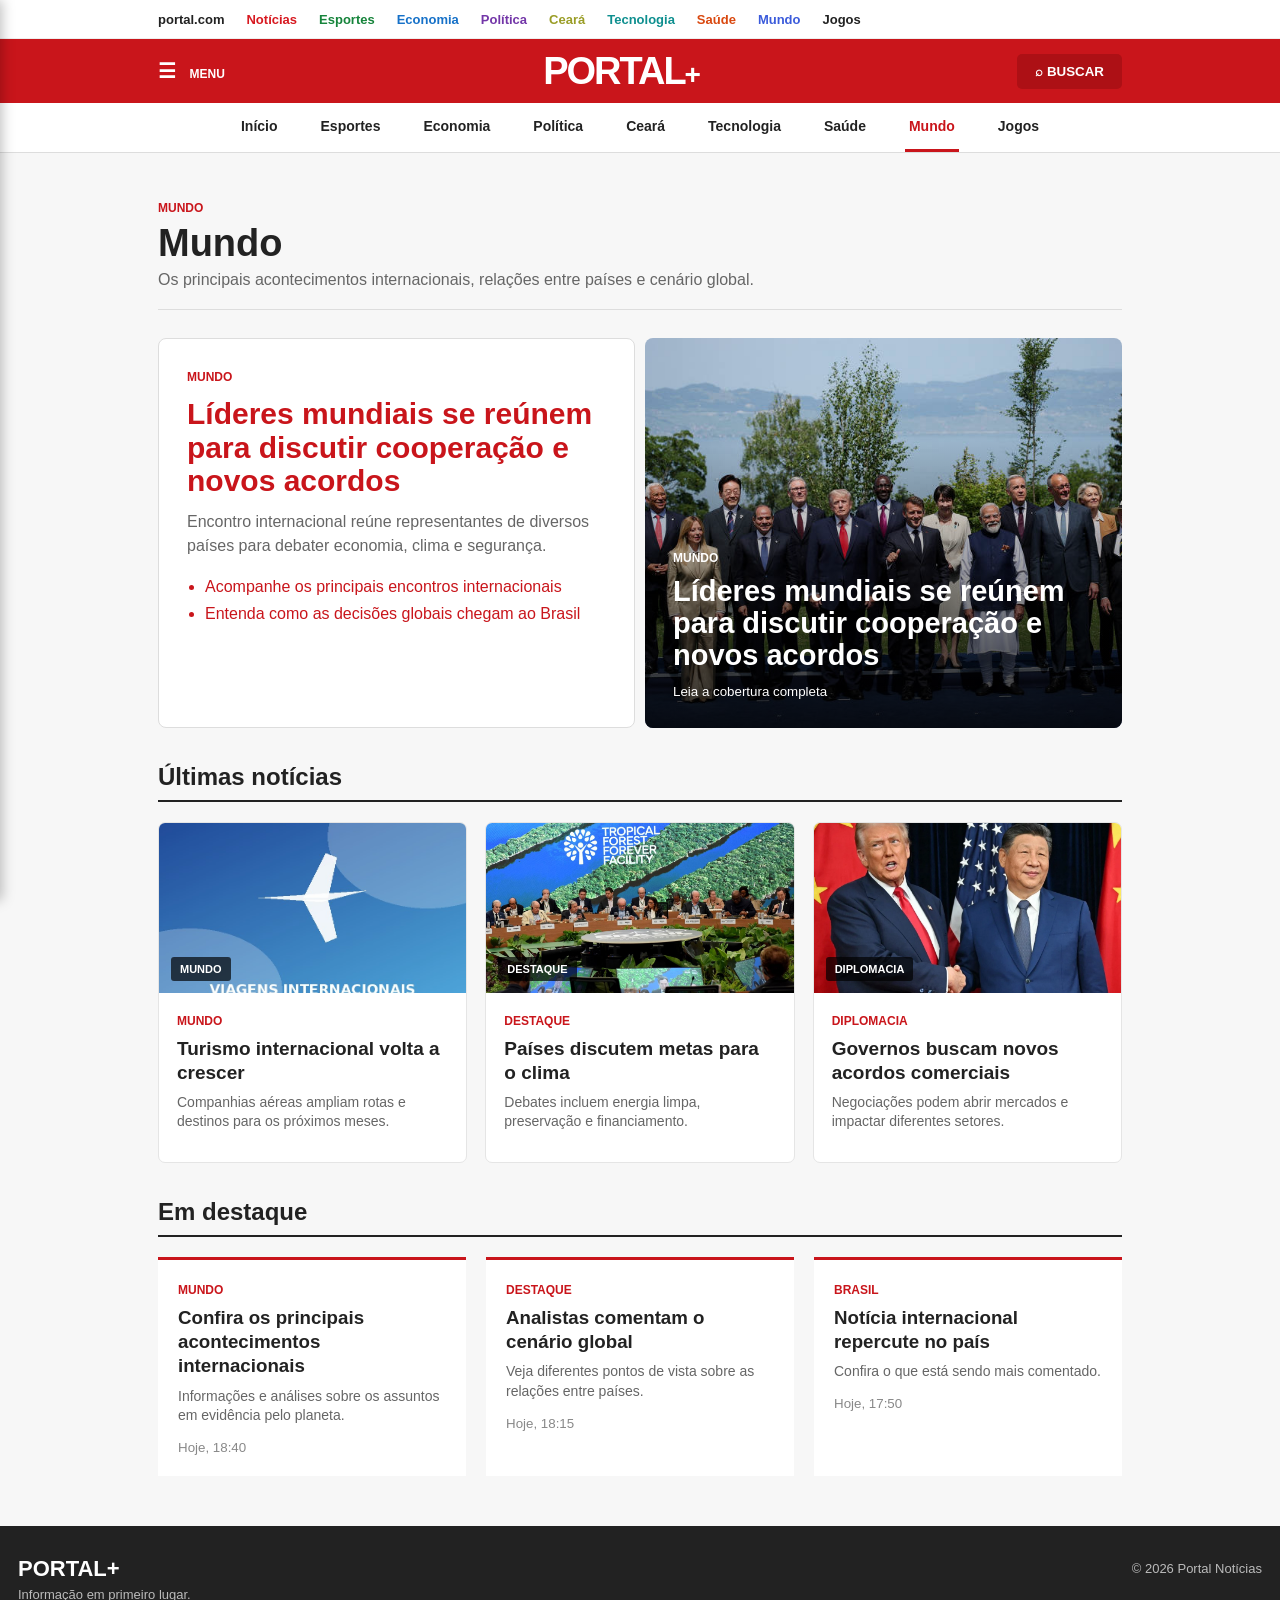
<file: mundo.html>
<!DOCTYPE html>
<html lang="pt-BR">
<head>
    <meta charset="UTF-8">
    <meta name="viewport" content="width=device-width, initial-scale=1.0">
    <title>Portal Notícias - Mundo</title>
    <link rel="stylesheet" href="css/style.css">
</head>

<body>
<header class="top-header">
    <div class="top-links">
    <a href="index.html">portal.com</a>
    <a href="index.html" class="red">Notícias</a>
    <a href="esportes.html" class="green">Esportes</a>
    <a href="economia.html" class="blue">Economia</a>
    <a href="politica.html" class="purple">Política</a>
    <a href="ceara.html" class="yellow">Ceará</a>
    <a href="tecnologia.html" class="teal">Tecnologia</a>
    <a href="saude.html" class="orange">Saúde</a>
    <a href="mundo.html" class="indigo">Mundo</a>
    <a href="jogos.html" class="brown">Jogos</a>
</div>
</header>

<div class="sidebar-overlay" id="sidebarOverlay"></div>

<aside class="sidebar" id="sidebar" aria-hidden="true">
    <div class="sidebar-header">
        <a href="mundo.html" class="logo">PORTAL<span>+</span></a>
        <button id="closeSidebar" aria-label="Fechar menu">✕</button>
    </div>
    <nav class="sidebar-nav">
        <a href="index.html">Início</a>
        <a href="esportes.html">Esportes</a>
        <a href="economia.html">Economia</a>
        <a href="politica.html">Política</a>
        <a href="ceara.html">Ceará</a>
        <a href="tecnologia.html">Tecnologia</a>
        <a href="saude.html">Saúde</a>
        <a href="mundo.html">Mundo</a>
        <a href="jogos.html">Jogos</a>
    </nav>
</aside>

<header class="main-header">
    <div class="header-content">
    <button class="menu-button" id="menuButton">☰ <span>MENU</span></button>
    <a href="index.html" class="logo">PORTAL<span>+</span></a>
    <div class="header-actions"><button id="searchButton">⌕ BUSCAR</button></div>
</div>
</header>

<nav class="category-nav" id="categoryNav">
    <a href="index.html">Início</a>
    <a href="esportes.html">Esportes</a>
    <a href="economia.html">Economia</a>
    <a href="politica.html">Política</a>
    <a href="ceara.html">Ceará</a>
    <a href="tecnologia.html">Tecnologia</a>
    <a href="saude.html">Saúde</a>
    <a href="mundo.html" class="active">Mundo</a>
    <a href="jogos.html">Jogos</a>

</nav>

<main class="container">
    <section class="page-heading">
        <span>MUNDO</span>
        <h1>Mundo</h1>
        <p>Os principais acontecimentos internacionais, relações entre países e cenário global.</p>
    </section>

    <section class="headline-grid">
        <article class="headline-text">
            <span class="tag">MUNDO</span>
            <h1>Líderes mundiais se reúnem para discutir cooperação e novos acordos</h1>
            <p>Encontro internacional reúne representantes de diversos países para debater economia, clima e segurança.</p>
            <ul class="related">
                <li>Acompanhe os principais encontros internacionais</li>
                <li>Entenda como as decisões globais chegam ao Brasil</li>
            </ul>
        </article>

        <article class="headline-image">
            <img src="imagens/mundoprincipal.jpg" alt="Imagem principal de Mundo">
            <div>
            <span>MUNDO</span>
            <h2>Líderes mundiais se reúnem para discutir cooperação e novos acordos</h2>
            <small>Leia a cobertura completa</small>
        </div>
    </article>

    </section>
    <section class="section-title">
        <h2>Últimas notícias</h2>
    </section>
    <section class="cards-grid">
        <article class="news-card">
            <div class="card-image">
                <img src="imagens/mundoviagem.jpg" alt="Notícia de Mundo">
                <span>MUNDO</span>
            </div>
            <div class="card-body">
                <span class="tag">Mundo</span>
                <h3>Turismo internacional volta a crescer</h3>
                <p>Companhias aéreas ampliam rotas e destinos para os próximos meses.</p>
            </div>
        </article>

        <article class="news-card">
            <div class="card-image">
                <img src="imagens/mundoclima.jpg" alt="Notícia de Mundo">
                <span>DESTAQUE</span>
            </div>
            <div class="card-body">
                <span class="tag">Destaque</span>
                <h3>Países discutem metas para o clima</h3>
                <p>Debates incluem energia limpa, preservação e financiamento.</p>
            </div>
        </article>

        <article class="news-card">
            <div class="card-image">
                <img src="imagens/mundodiplo.jpg" alt="Notícia de Mundo">
                <span>DIPLOMACIA</span>
            </div>
            <div class="card-body">
                <span class="tag">Diplomacia</span>
                <h3>Governos buscam novos acordos comerciais</h3>
                <p>Negociações podem abrir mercados e impactar diferentes setores.</p>
            </div>
        </article>

    </section>
    <section class="section-title">
        <h2>Em destaque</h2>
    </section>

    <section class="latest-list">
        <article>
            <span class="tag">MUNDO</span>
            <h3>Confira os principais acontecimentos internacionais</h3>
            <p>Informações e análises sobre os assuntos em evidência pelo planeta.</p>
            <small>Hoje, 18:40</small>
        </article>
        <article>
            <span class="tag">Destaque</span>
            <h3>Analistas comentam o cenário global</h3>
            <p>Veja diferentes pontos de vista sobre as relações entre países.</p>
            <small>Hoje, 18:15</small>
        </article>
        <article>
            <span class="tag">Brasil</span>
            <h3>Notícia internacional repercute no país</h3>
            <p>Confira o que está sendo mais comentado.</p>
            <small>Hoje, 17:50</small>
        </article>

    </section>

</main>

<footer>
    <div>
        <strong>PORTAL+</strong>
        <p>Informação em primeiro lugar.</p>
    </div>
    <p>© 2026 Portal Notícias</p>
</footer>

<script src="js/script.js"></script>
</body>
</html>
</file>
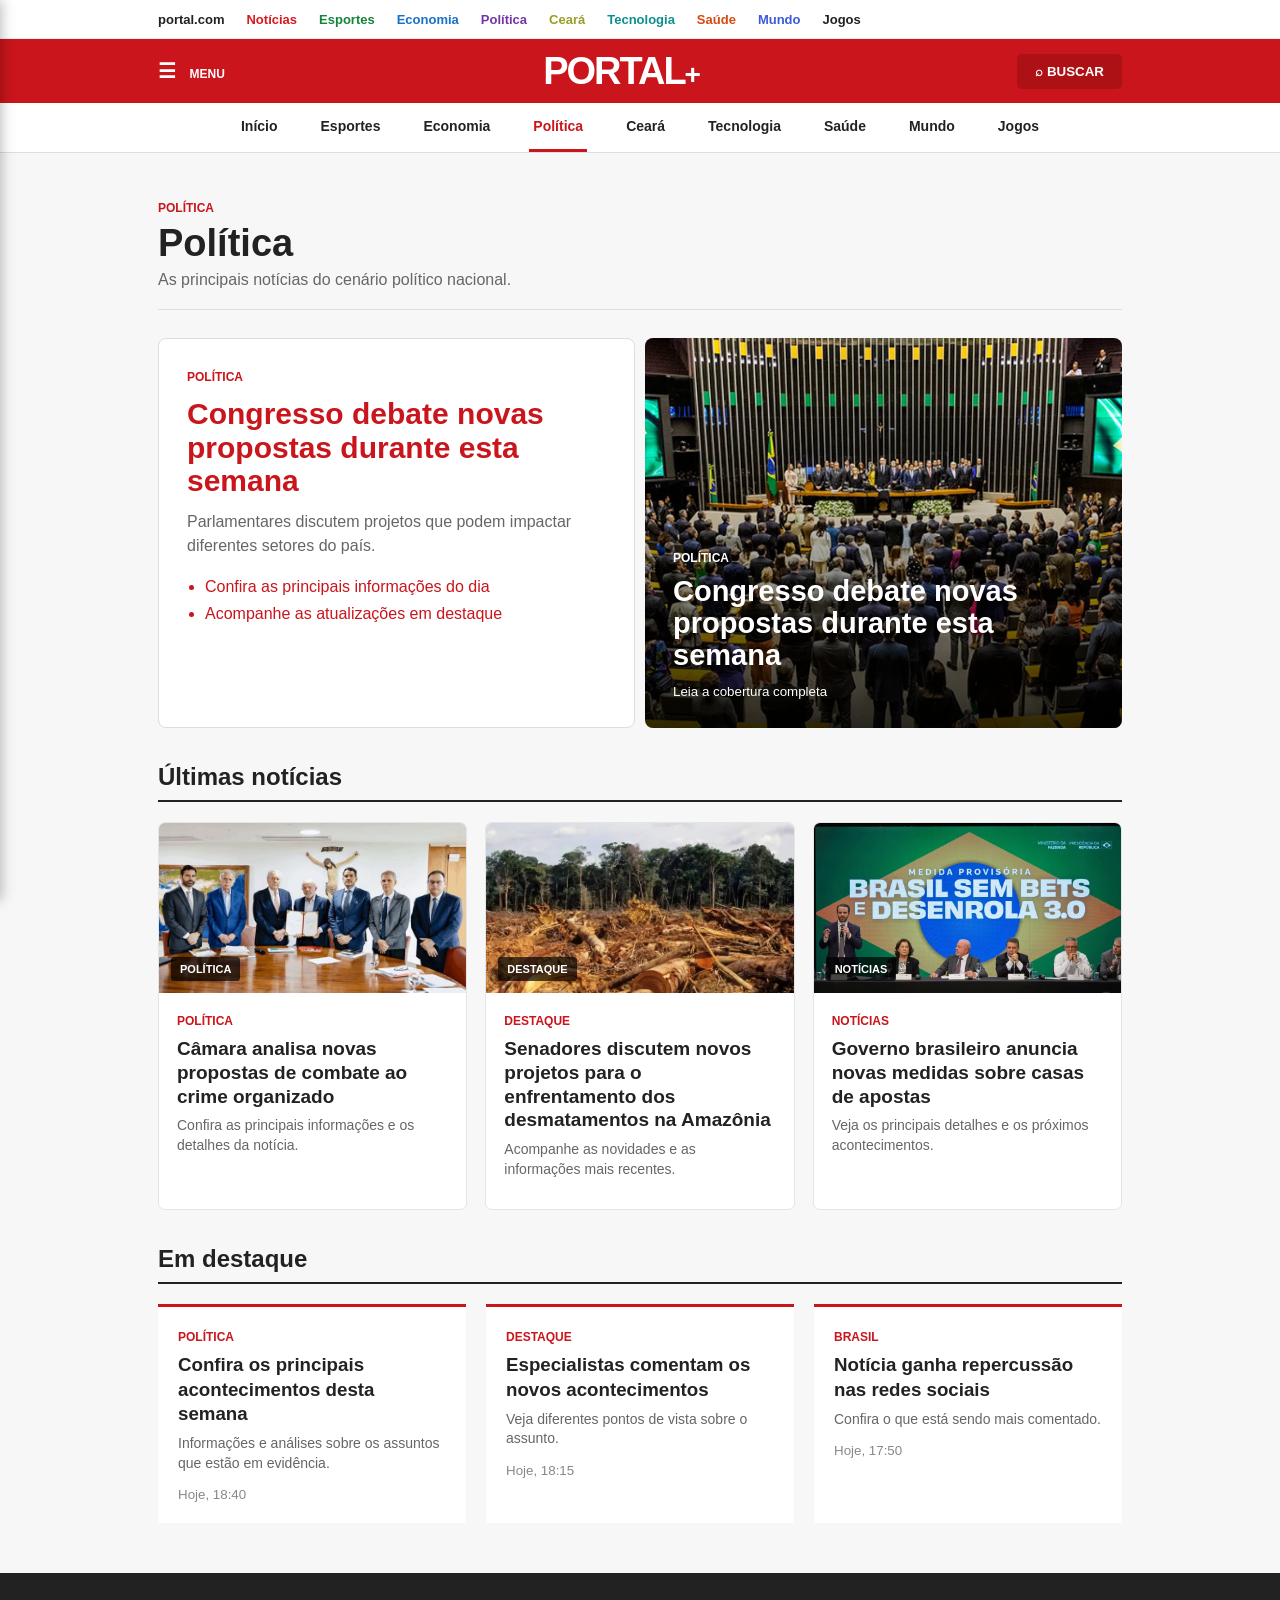
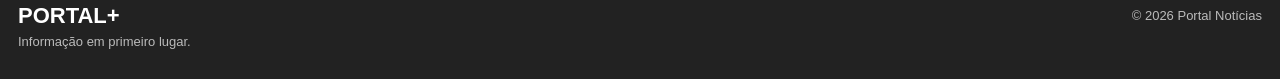
<file: politica.html>
<!DOCTYPE html>
<html lang="pt-BR">
<head>
    <meta charset="UTF-8">
    <meta name="viewport" content="width=device-width, initial-scale=1.0">
    <title>Portal Notícias - Política</title>
    <link rel="stylesheet" href="css/style.css">
</head>

<body>
<header class="top-header">
    <div class="top-links">
    <a href="index.html">portal.com</a>
    <a href="index.html" class="red">Notícias</a>
    <a href="esportes.html" class="green">Esportes</a>
    <a href="economia.html" class="blue">Economia</a>
    <a href="politica.html" class="purple">Política</a>
    <a href="ceara.html" class="yellow">Ceará</a>
    <a href="tecnologia.html" class="teal">Tecnologia</a>
    <a href="saude.html" class="orange">Saúde</a>
    <a href="mundo.html" class="indigo">Mundo</a>
    <a href="jogos.html" class="brown">Jogos</a>
</div>
</header>

<div class="sidebar-overlay" id="sidebarOverlay"></div>

<aside class="sidebar" id="sidebar" aria-hidden="true">
    <div class="sidebar-header">
        <a href="politica.html" class="logo">PORTAL<span>+</span></a>
        <button id="closeSidebar" aria-label="Fechar menu">✕</button>
    </div>
    <nav class="sidebar-nav">
        <a href="index.html">Início</a>
        <a href="esportes.html">Esportes</a>
        <a href="economia.html">Economia</a>
        <a href="politica.html">Política</a>
        <a href="ceara.html">Ceará</a>
        <a href="tecnologia.html">Tecnologia</a>
        <a href="saude.html">Saúde</a>
        <a href="mundo.html">Mundo</a>
        <a href="jogos.html">Jogos</a>
    </nav>
</aside>

<header class="main-header">
    <div class="header-content">
    <button class="menu-button" id="menuButton">☰ <span>MENU</span></button>
    <a href="index.html" class="logo">PORTAL<span>+</span></a>
    <div class="header-actions"><button id="searchButton">⌕ BUSCAR</button></div>
</div>
</header>

<nav class="category-nav" id="categoryNav">
    <a href="index.html">Início</a>
    <a href="esportes.html">Esportes</a>
    <a href="economia.html">Economia</a>
      <a href="politica.html" class="active">Política</a>
    <a href="ceara.html">Ceará</a>
    <a href="tecnologia.html">Tecnologia</a>
    <a href="saude.html">Saúde</a>
    <a href="mundo.html">Mundo</a>
    <a href="jogos.html">Jogos</a>
</nav>

<main class="container">
    <section class="page-heading">
        <span>POLÍTICA</span>
        <h1>Política</h1>
        <p>As principais notícias do cenário político nacional.</p>
    </section>

    <section class="headline-grid">
        <article class="headline-text">
            <span class="tag">POLÍTICA</span>
            <h1>Congresso debate novas propostas durante esta semana</h1>
            <p>Parlamentares discutem projetos que podem impactar diferentes setores do país.</p>
            <ul class="related">
                <li>Confira as principais informações do dia</li>
                <li>Acompanhe as atualizações em destaque</li>
            </ul>
        </article>

        <article class="headline-image">
            <img src="imagens/congresso.jpg" alt="Imagem principal de Política">
            <div>
            <span>POLÍTICA</span>
            <h2>Congresso debate novas propostas durante esta semana</h2>
            <small>Leia a cobertura completa</small>
        </div>
    </article>

    </section>
    <section class="section-title">
        <h2>Últimas notícias</h2>
    </section>

    <section class="cards-grid">
        <article class="news-card">
            <div class="card-image">
                <img src="imagens/antifac.jpg" alt="Notícia de Política">
                <span>POLÍTICA</span>
            </div>
            <div class="card-body">
                    <span class="tag">POLÍTICA</span>
                    <h3>Câmara analisa novas propostas de combate ao crime organizado</h3>
                    <p>Confira as principais informações e os detalhes da notícia.</p>
                </div>
            </article>

        <article class="news-card">
            <div class="card-image">
                <img src="imagens/desmatamento.jpg" alt="Notícia de Política">
                <span>DESTAQUE</span>
            </div>
            <div class="card-body">
                <span class="tag">Destaque</span>
                <h3>Senadores discutem novos projetos para o enfrentamento dos desmatamentos na Amazônia</h3>
                <p>Acompanhe as novidades e as informações mais recentes.</p>
            </div>
        </article>

        <article class="news-card">
            <div class="card-image">
                <img src="imagens/casaaposta.jpg" alt="Notícia de Política">
                <span>NOTÍCIAS</span>
            </div>
            <div class="card-body">
                <span class="tag">Notícias</span>
                <h3>Governo brasileiro anuncia novas medidas sobre casas de apostas</h3>
                <p>Veja os principais detalhes e os próximos acontecimentos.</p>
            </div>
        </article>

    </section>
    <section class="section-title">
        <h2>Em destaque</h2>
    </section>

    <section class="latest-list">
        <article>
            <span class="tag">POLÍTICA</span>
            <h3>Confira os principais acontecimentos desta semana</h3>
            <p>Informações e análises sobre os assuntos que estão em evidência.</p>
            <small>Hoje, 18:40</small>
        </article>

        <article>
            <span class="tag">Destaque</span>
            <h3>Especialistas comentam os novos acontecimentos</h3>
            <p>Veja diferentes pontos de vista sobre o assunto.</p>
            <small>Hoje, 18:15</small>
        </article>

        <article><span class="tag">Brasil</span>
            <h3>Notícia ganha repercussão nas redes sociais</h3>
            <p>Confira o que está sendo mais comentado.</p>
            <small>Hoje, 17:50</small>
        </article>

    </section>
</main>

<footer>
    <div>
        <strong>PORTAL+</strong>
        <p>Informação em primeiro lugar.</p>
    </div>
    <p>© 2026 Portal Notícias</p>
</footer>

<script src="js/script.js"></script>
</body>
</html>
</file>
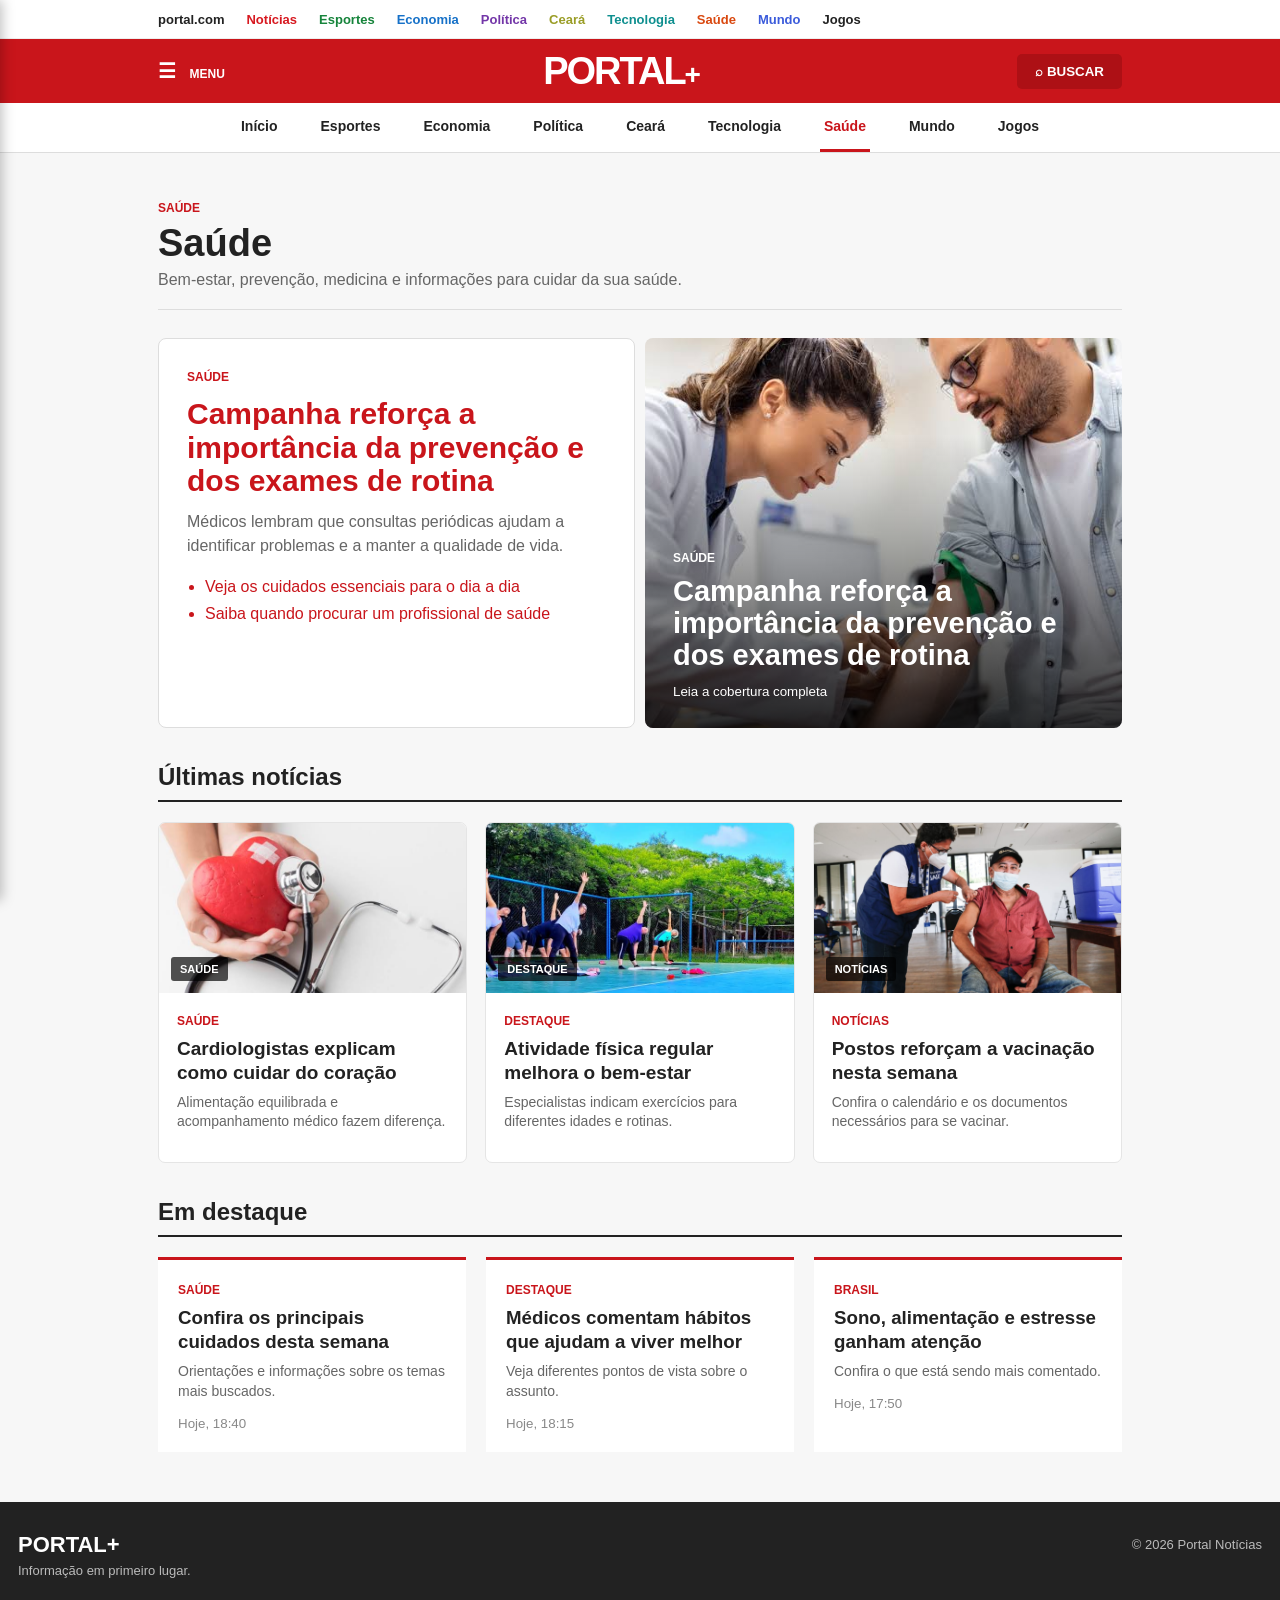
<file: saude.html>
<!DOCTYPE html>
<html lang="pt-BR">
<head>
    <meta charset="UTF-8">
    <meta name="viewport" content="width=device-width, initial-scale=1.0">
    <title>Portal Notícias - Saúde</title>
    <link rel="stylesheet" href="css/style.css">
</head>

<body>
<header class="top-header">
    <div class="top-links">
    <a href="index.html">portal.com</a>
    <a href="index.html" class="red">Notícias</a>
    <a href="esportes.html" class="green">Esportes</a>
    <a href="economia.html" class="blue">Economia</a>
    <a href="politica.html" class="purple">Política</a>
    <a href="ceara.html" class="yellow">Ceará</a>
    <a href="tecnologia.html" class="teal">Tecnologia</a>
    <a href="saude.html" class="orange">Saúde</a>
    <a href="mundo.html" class="indigo">Mundo</a>
    <a href="jogos.html" class="brown">Jogos</a>
</div>
</header>

<div class="sidebar-overlay" id="sidebarOverlay"></div>

<aside class="sidebar" id="sidebar" aria-hidden="true">
    <div class="sidebar-header">
        <a href="saude.html" class="logo">PORTAL<span>+</span></a>
        <button id="closeSidebar" aria-label="Fechar menu">✕</button>
    </div>
    <nav class="sidebar-nav">
        <a href="index.html">Início</a>
        <a href="esportes.html">Esportes</a>
        <a href="economia.html">Economia</a>
        <a href="politica.html">Política</a>
        <a href="ceara.html">Ceará</a>
        <a href="tecnologia.html">Tecnologia</a>
        <a href="saude.html">Saúde</a>
        <a href="mundo.html">Mundo</a>
        <a href="jogos.html">Jogos</a>
    </nav>
</aside>

<header class="main-header">
    <div class="header-content">
    <button class="menu-button" id="menuButton">☰ <span>MENU</span></button>
    <a href="index.html" class="logo">PORTAL<span>+</span></a>
    <div class="header-actions"><button id="searchButton">⌕ BUSCAR</button></div>
</div>
</header>

<nav class="category-nav" id="categoryNav">
    <a href="index.html">Início</a>
    <a href="esportes.html">Esportes</a>
    <a href="economia.html">Economia</a>
    <a href="politica.html">Política</a>
    <a href="ceara.html">Ceará</a>
    <a href="tecnologia.html">Tecnologia</a>
    <a href="saude.html" class="active">Saúde</a>
    <a href="mundo.html">Mundo</a>
    <a href="jogos.html">Jogos</a>
</nav>

<main class="container">
    <section class="page-heading">
        <span>SAÚDE</span>
        <h1>Saúde</h1>
        <p>Bem-estar, prevenção, medicina e informações para cuidar da sua saúde.</p>
    </section>

    <section class="headline-grid">
        <article class="headline-text">
            <span class="tag">SAÚDE</span>
            <h1>Campanha reforça a importância da prevenção e dos exames de rotina</h1>
            <p>Médicos lembram que consultas periódicas ajudam a identificar problemas e a manter a qualidade de vida.</p>
            <ul class="related">
                <li>Veja os cuidados essenciais para o dia a dia</li>
                <li>Saiba quando procurar um profissional de saúde</li>
            </ul>
        </article>

        <article class="headline-image">
            <img src="imagens/saudeprincipal.jpg" alt="Imagem principal de Saúde">
            <div>
            <span>SAÚDE</span>
            <h2>Campanha reforça a importância da prevenção e dos exames de rotina</h2>
            <small>Leia a cobertura completa</small>
        </div>
    </article>

    </section>
    <section class="section-title">
        <h2>Últimas notícias</h2>
    </section>
    <section class="cards-grid">
        <article class="news-card">
            <div class="card-image">
                <img src="imagens/saudecoracao.jpg" alt="Notícia de Saúde">
                <span>SAÚDE</span>
            </div>
            <div class="card-body">
                <span class="tag">Saúde</span>
                <h3>Cardiologistas explicam como cuidar do coração</h3>
                <p>Alimentação equilibrada e acompanhamento médico fazem diferença.</p>
            </div>
        </article>

        <article class="news-card">
            <div class="card-image">
                <img src="imagens/saudeexercicio.jpg" alt="Notícia de Saúde">
                <span>DESTAQUE</span>
            </div>
            <div class="card-body">
                <span class="tag">Destaque</span>
                <h3>Atividade física regular melhora o bem-estar</h3>
                <p>Especialistas indicam exercícios para diferentes idades e rotinas.</p>
            </div>
        </article>

        <article class="news-card">
            <div class="card-image">
                <img src="imagens/saudevacina.jpg" alt="Notícia de Saúde">
                <span>NOTÍCIAS</span>
            </div>
            <div class="card-body">
                <span class="tag">Notícias</span>
                <h3>Postos reforçam a vacinação nesta semana</h3>
                <p>Confira o calendário e os documentos necessários para se vacinar.</p>
            </div>
        </article>

    </section>
    <section class="section-title">
        <h2>Em destaque</h2>
    </section>

    <section class="latest-list">
        <article>
            <span class="tag">SAÚDE</span>
            <h3>Confira os principais cuidados desta semana</h3>
            <p>Orientações e informações sobre os temas mais buscados.</p>
            <small>Hoje, 18:40</small>
        </article>
        <article>
            <span class="tag">Destaque</span>
            <h3>Médicos comentam hábitos que ajudam a viver melhor</h3>
            <p>Veja diferentes pontos de vista sobre o assunto.</p>
            <small>Hoje, 18:15</small>
        </article>
        <article>
            <span class="tag">Brasil</span>
            <h3>Sono, alimentação e estresse ganham atenção</h3>
            <p>Confira o que está sendo mais comentado.</p>
            <small>Hoje, 17:50</small>
        </article>

    </section>

</main>

<footer>
    <div>
        <strong>PORTAL+</strong>
        <p>Informação em primeiro lugar.</p>
    </div>
    <p>© 2026 Portal Notícias</p>
</footer>

<script src="js/script.js"></script>
</body>
</html>
</file>
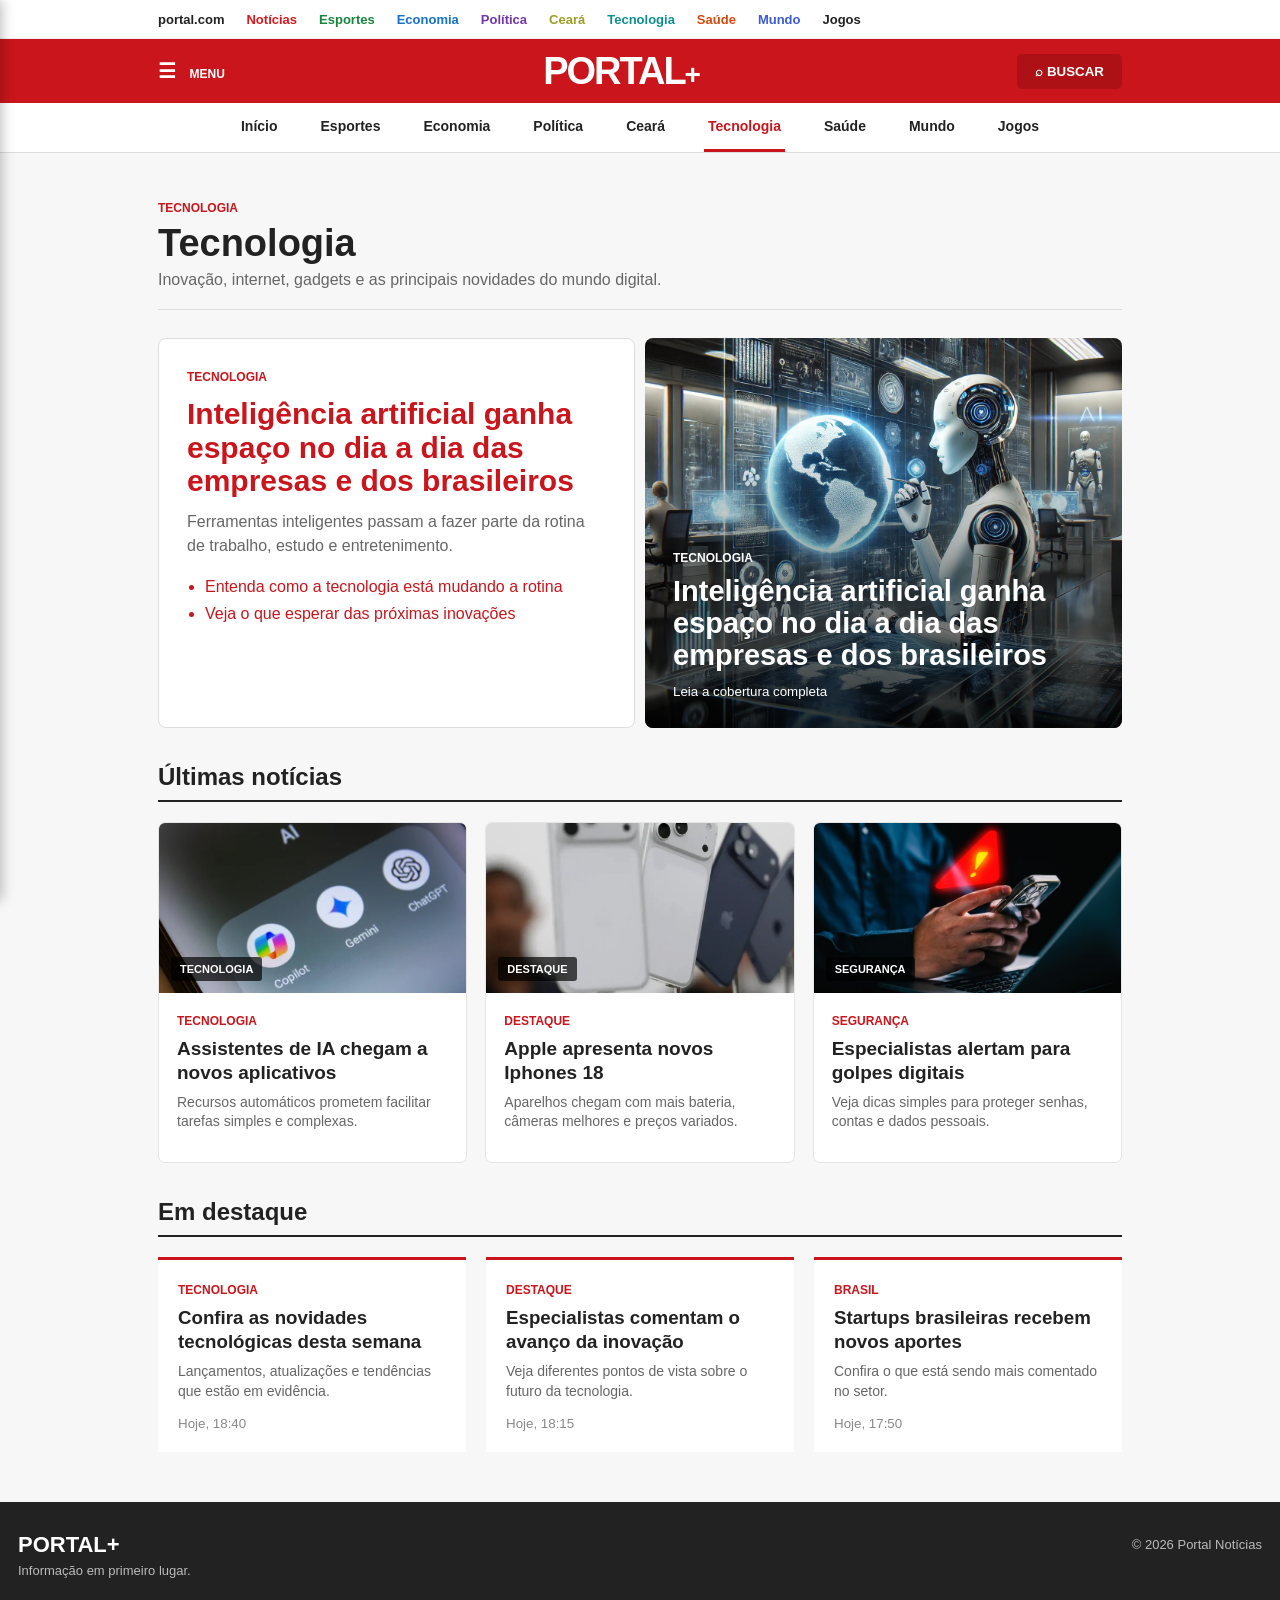
<file: tecnologia.html>
<!DOCTYPE html>
<html lang="pt-BR">
<head>
    <meta charset="UTF-8">
    <meta name="viewport" content="width=device-width, initial-scale=1.0">
    <title>Portal Notícias - Tecnologia</title>
    <link rel="stylesheet" href="css/style.css">
</head>

<body>
<header class="top-header">
    <div class="top-links">
    <a href="index.html">portal.com</a>
    <a href="index.html" class="red">Notícias</a>
    <a href="esportes.html" class="green">Esportes</a>
    <a href="economia.html" class="blue">Economia</a>
    <a href="politica.html" class="purple">Política</a>
    <a href="ceara.html" class="yellow">Ceará</a>
    <a href="tecnologia.html" class="teal">Tecnologia</a>
    <a href="saude.html" class="orange">Saúde</a>
    <a href="mundo.html" class="indigo">Mundo</a>
    <a href="jogos.html" class="brown">Jogos</a>
</div>
</header>

<div class="sidebar-overlay" id="sidebarOverlay"></div>

<aside class="sidebar" id="sidebar" aria-hidden="true">
    <div class="sidebar-header">
        <a href="tecnologia.html" class="logo">PORTAL<span>+</span></a>
        <button id="closeSidebar" aria-label="Fechar menu">✕</button>
    </div>
    <nav class="sidebar-nav">
        <a href="index.html">Início</a>
        <a href="esportes.html">Esportes</a>
        <a href="economia.html">Economia</a>
        <a href="politica.html">Política</a>
        <a href="ceara.html">Ceará</a>
        <a href="tecnologia.html">Tecnologia</a>
        <a href="saude.html">Saúde</a>
        <a href="mundo.html">Mundo</a>
        <a href="jogos.html">Jogos</a>
    </nav>
</aside>

<header class="main-header">
    <div class="header-content">
    <button class="menu-button" id="menuButton">☰ <span>MENU</span></button>
    <a href="index.html" class="logo">PORTAL<span>+</span></a>
    <div class="header-actions"><button id="searchButton">⌕ BUSCAR</button></div>
</div>
</header>

<nav class="category-nav" id="categoryNav">
    <a href="index.html">Início</a>
    <a href="esportes.html">Esportes</a>
    <a href="economia.html">Economia</a>
    <a href="politica.html">Política</a>
    <a href="ceara.html">Ceará</a>
    <a href="tecnologia.html" class="active">Tecnologia</a>
    <a href="saude.html">Saúde</a>
    <a href="mundo.html">Mundo</a>
    <a href="jogos.html">Jogos</a>

</nav>

<main class="container">
    <section class="page-heading">
        <span>TECNOLOGIA</span>
        <h1>Tecnologia</h1>
        <p>Inovação, internet, gadgets e as principais novidades do mundo digital.</p>
    </section>

    <section class="headline-grid">
        <article class="headline-text">
            <span class="tag">TECNOLOGIA</span>
            <h1>Inteligência artificial ganha espaço no dia a dia das empresas e dos brasileiros</h1>
            <p>Ferramentas inteligentes passam a fazer parte da rotina de trabalho, estudo e entretenimento.</p>
            <ul class="related">
                <li>Entenda como a tecnologia está mudando a rotina</li>
                <li>Veja o que esperar das próximas inovações</li>
            </ul>
        </article>

        <article class="headline-image">
            <img src="imagens/tecprincipal.jpg" alt="Imagem principal de Tecnologia">
            <div>
            <span>TECNOLOGIA</span>
            <h2>Inteligência artificial ganha espaço no dia a dia das empresas e dos brasileiros</h2>
            <small>Leia a cobertura completa</small>
        </div>
    </article>

    </section>
    <section class="section-title">
        <h2>Últimas notícias</h2>
    </section>
    <section class="cards-grid">
        <article class="news-card">
            <div class="card-image">
                <img src="imagens/tecia.jpg" alt="Notícia de Tecnologia">
                <span>TECNOLOGIA</span>
            </div>
            <div class="card-body">
                <span class="tag">TECNOLOGIA</span>
                <h3>Assistentes de IA chegam a novos aplicativos</h3>
                <p>Recursos automáticos prometem facilitar tarefas simples e complexas.</p>
            </div>
        </article>

        <article class="news-card">
            <div class="card-image">
                <img src="imagens/teccelular.jpg" alt="Notícia de Tecnologia">
                <span>DESTAQUE</span>
            </div>
            <div class="card-body">
                <span class="tag">Destaque</span>
                <h3>Apple apresenta novos Iphones 18</h3>
                <p>Aparelhos chegam com mais bateria, câmeras melhores e preços variados.</p>
            </div>
        </article>

        <article class="news-card">
            <div class="card-image">
                <img src="imagens/tecseguranca.jpg" alt="Notícia de Tecnologia">
                <span>SEGURANÇA</span>
            </div>
            <div class="card-body">
                <span class="tag">Segurança</span>
                <h3>Especialistas alertam para golpes digitais</h3>
                <p>Veja dicas simples para proteger senhas, contas e dados pessoais.</p>
            </div>
        </article>

    </section>
    <section class="section-title">
        <h2>Em destaque</h2>
    </section>

    <section class="latest-list">
        <article>
            <span class="tag">TECNOLOGIA</span>
            <h3>Confira as novidades tecnológicas desta semana</h3>
            <p>Lançamentos, atualizações e tendências que estão em evidência.</p>
            <small>Hoje, 18:40</small>
        </article>
        <article>
            <span class="tag">Destaque</span>
            <h3>Especialistas comentam o avanço da inovação</h3>
            <p>Veja diferentes pontos de vista sobre o futuro da tecnologia.</p>
            <small>Hoje, 18:15</small>
        </article>
        <article>
            <span class="tag">Brasil</span>
            <h3>Startups brasileiras recebem novos aportes</h3>
            <p>Confira o que está sendo mais comentado no setor.</p>
            <small>Hoje, 17:50</small>
        </article>

    </section>

</main>

<footer>
    <div>
        <strong>PORTAL+</strong>
        <p>Informação em primeiro lugar.</p>
    </div>
    <p>© 2026 Portal Notícias</p>
</footer>

<script src="js/script.js"></script>
</body>
</html>
</file>
<file: css/style.css>
* { margin: 0; padding: 0; box-sizing: border-box; }

body {
    font-family: Arial, Helvetica, sans-serif;
    background: #f7f7f7;
    color: #222;
}

a { color: inherit; }

.top-header { background: #fff; border-bottom: 1px solid #eee; }
.top-links {
    max-width: 1000px; margin: auto; min-height: 38px; padding: 0 18px;
    display: flex; align-items: center; gap: 22px; font-size: 13px; font-weight: bold;
}
.top-links a { text-decoration: none; }
.top-links .red { color: #d71920; }
.top-links .green { color: #16843b; }
.top-links .blue { color: #1671c8; }
.top-links .purple { color: #7336a8; }
.top-links .yellow { color: #9a9d26; }
.top-links .teal { color: #0e8f8f; }
.top-links .orange { color: #d9480f; }
.top-links .indigo { color: #3b5bdb; }

.main-header { background: #c9151b; color: white; }
.header-content {
    max-width: 1000px; min-height: 64px; margin: auto; padding: 0 18px;
    display: flex; align-items: center; justify-content: space-between;
}
.logo { text-decoration: none; color: white; font-size: 38px; font-weight: 900; letter-spacing: -2px; }
.logo span { font-size: 28px; }
.menu-button, .header-actions button {
    border: 0; background: transparent; color: white; font-weight: bold; cursor: pointer;
}
.menu-button { font-size: 20px; }
.menu-button span { font-size: 12px; margin-left: 8px; }
.header-actions button { background: #ad1015; padding: 10px 18px; border-radius: 5px; }
.header-actions button:hover { background: #8f0d12; }

.category-nav {
    background: white; border-bottom: 1px solid #ddd;
    display: flex; justify-content: center; gap: 35px;
}
.category-nav a {
    text-decoration: none; padding: 15px 4px; font-weight: bold; font-size: 14px;
}
.category-nav a:hover, .category-nav a.active { color: #c9151b; border-bottom: 3px solid #c9151b; }

.container { max-width: 1000px; margin: auto; padding: 25px 18px 50px; }

.breaking {
    display: flex; gap: 15px; align-items: center; padding: 12px 0;
    border-bottom: 1px solid #ddd; margin-bottom: 28px; font-size: 13px;
}
.breaking strong { color: #c9151b; }

.page-heading { padding: 20px 0; border-bottom: 1px solid #ddd; margin-bottom: 28px; }
.page-heading span, .tag {
    color: #c9151b; font-size: 12px; font-weight: bold; text-transform: uppercase;
}
.page-heading h1 { font-size: 38px; margin: 6px 0; }
.page-heading p { color: #666; }

.headline-grid {
    display: grid; grid-template-columns: 1fr 1fr; gap: 10px; margin-bottom: 35px;
}
.headline-text {
    background: white; border: 1px solid #ddd; border-radius: 8px; padding: 28px;
}
.headline-text h1 { color: #c9151b; font-size: 30px; line-height: 1.12; margin: 12px 0; }
.headline-text p { color: #666; line-height: 1.5; }
.related { margin-top: 20px; padding-left: 18px; }
.related li { margin-bottom: 9px; color: #c9151b; }
.related a { text-decoration: none; font-size: 14px; }
.related a:hover { text-decoration: underline; }

.headline-image {
    min-height: 390px; border-radius: 8px; overflow: hidden; position: relative;
    display: flex; align-items: flex-end; padding: 28px; color: white;
}
.headline-image img {
    position: absolute; inset: 0; width: 100%; height: 100%; object-fit: cover;
}
.headline-image::after {
    content: ""; position: absolute; inset: 0;
    background: linear-gradient(transparent 25%, rgba(0,0,0,.82));
}
.headline-image > div { position: relative; z-index: 1; }
.headline-image span { font-size: 12px; font-weight: bold; }
.headline-image h2 { font-size: 29px; line-height: 1.1; margin: 10px 0; }

.section-title { border-bottom: 2px solid #222; margin: 35px 0 20px; }
.section-title h2 { font-size: 24px; padding-bottom: 9px; }

.cards-grid { display: grid; grid-template-columns: repeat(3, 1fr); gap: 18px; }
.news-card { background: white; border-radius: 7px; overflow: hidden; border: 1px solid #e5e5e5; }
.news-card:hover { transform: translateY(-2px); box-shadow: 0 5px 18px rgba(0,0,0,.08); transition: .2s; }
.card-image { height: 170px; position: relative; overflow: hidden; background: #ddd; }
.card-image img { width: 100%; height: 100%; object-fit: cover; display: block; }
.card-image span {
    position: absolute; left: 12px; bottom: 12px; z-index: 1;
    background: rgba(0,0,0,.68); color: white; padding: 6px 9px;
    border-radius: 3px; font-size: 11px; font-weight: bold;
}
.card-body { padding: 18px; }
.card-body h3 { font-size: 19px; line-height: 1.25; margin: 8px 0; }
.card-body p { color: #666; font-size: 14px; line-height: 1.4; margin-bottom: 12px; }
.card-body a { color: #c9151b; font-size: 13px; font-weight: bold; text-decoration: none; }
.card-body a:hover { text-decoration: underline; }

.latest-list { display: grid; grid-template-columns: repeat(3, 1fr); gap: 20px; }
.latest-list article { background: white; padding: 20px; border-top: 3px solid #c9151b; }
.latest-list h3 { margin: 8px 0; line-height: 1.3; }
.latest-list p { color: #666; font-size: 14px; line-height: 1.4; margin-bottom: 12px; }
.latest-list small { color: #888; }

footer {
    background: #222; color: white; padding: 30px 18px;
    display: flex; justify-content: space-between; gap: 20px;
}
footer div, footer > p { max-width: 1000px; }
footer strong { font-size: 22px; }
footer p { color: #bbb; margin-top: 5px; font-size: 13px; }

.stretched-link { position: absolute; inset: 0; z-index: 2; }
.headline-image:hover h2 { text-decoration: underline; }

/* Página da matéria */
.article { max-width: 760px; margin: 0 auto; background: white; border: 1px solid #e5e5e5; border-radius: 8px; padding: 32px; }
.article .back { display: inline-block; margin-bottom: 18px; color: #c9151b; font-size: 13px; font-weight: bold; text-decoration: none; }
.article .back:hover { text-decoration: underline; }
.article h1 { font-size: 36px; line-height: 1.12; margin: 10px 0; }
.article .subtitle { color: #666; font-size: 19px; line-height: 1.4; margin-bottom: 16px; }
.article .meta { color: #888; font-size: 13px; padding: 12px 0; border-top: 1px solid #eee; border-bottom: 1px solid #eee; margin-bottom: 22px; }
.article figure { margin-bottom: 24px; }
.article figure img { width: 100%; border-radius: 6px; display: block; }
.article figcaption { color: #888; font-size: 12px; margin-top: 6px; }
.article-body p { font-size: 18px; line-height: 1.65; margin-bottom: 18px; color: #333; }
.article-body h2 { font-size: 24px; margin: 28px 0 12px; }
.article-related { margin-top: 30px; padding-top: 18px; border-top: 2px solid #222; }
.article-related h3 { margin-bottom: 10px; }
.article-related li { margin: 0 0 8px 18px; }
.article-related a { color: #c9151b; text-decoration: none; font-weight: bold; }
.article-related a:hover { text-decoration: underline; }

@media (max-width: 700px) {
    .article { padding: 20px; }
    .article h1 { font-size: 28px; }
    .top-links { gap: 12px; overflow-x: auto; white-space: nowrap; }
    .logo { font-size: 30px; }
    .category-nav { display: none; flex-direction: column; gap: 0; padding: 8px 18px; }
    .category-nav.show-menu { display: flex; }
    .category-nav a { padding: 10px 4px; }
    .headline-grid, .cards-grid, .latest-list { grid-template-columns: 1fr; }
    .headline-image { min-height: 300px; }
    .headline-text h1 { font-size: 25px; }
    .page-heading h1 { font-size: 32px; }
    .breaking { flex-direction: column; align-items: flex-start; gap: 5px; }
    footer { flex-direction: column; }
}

.article-body ul { margin: 0 0 18px 22px; }
.article-body li { font-size: 18px; line-height: 1.6; margin-bottom: 8px; color: #333; }

.sidebar-overlay {
    position: fixed;
    inset: 0;
    background: rgba(0, 0, 0, 0.5);
    opacity: 0;
    visibility: hidden;
    transition: opacity 0.3s;
    z-index: 998;
}
.sidebar-overlay.open {
    opacity: 1;
    visibility: visible;
}

.sidebar {
    position: fixed;
    top: 0;
    left: 0;
    width: 280px;
    max-width: 85%;
    height: 100%;
    background: #fff;
    box-shadow: 2px 0 12px rgba(0, 0, 0, 0.25);
    transform: translateX(-100%);
    transition: transform 0.3s ease;
    z-index: 999;
    overflow-y: auto;
}
.sidebar.open {
    transform: translateX(0);
}

.sidebar-header {
    display: flex;
    justify-content: space-between;
    align-items: center;
    padding: 16px 20px;
    border-bottom: 1px solid #e5e5e5;
}
.sidebar-header button {
    background: none;
    border: none;
    font-size: 22px;
    cursor: pointer;
}

.sidebar-nav {
    display: flex;
    flex-direction: column;
}
.sidebar-nav a {
    padding: 14px 20px;
    text-decoration: none;
    color: #222;
    font-weight: 600;
    border-left: 4px solid transparent;
}
.sidebar-nav a:hover {
    background: #f4f4f4;
}
.sidebar-nav a.active {
    color: #c4170c;
    background: #fdecea;
    border-left-color: #c4170c;
}

.game {
    background: #fff;
    padding: 20px;
    border-radius: 8px;
}

.game-layout {
    display: flex;
    flex-wrap: wrap;
    gap: 30px;
    margin: 20px 0;
}

.crossword {
    display: grid;
    grid-template-columns: repeat(5, 56px);
    grid-template-rows: repeat(5, 56px);
    gap: 2px;
    background: #222;
    border: 2px solid #222;
}

.cell {
    position: relative;
    background: #fff;
}
.cell.black {
    background: #222;
}
.cell .num {
    position: absolute;
    top: 2px;
    left: 4px;
    font-size: 11px;
    font-weight: 700;
    color: #555;
    pointer-events: none;
}
.cell input {
    width: 100%;
    height: 100%;
    border: none;
    background: transparent;
    text-align: center;
    font-size: 26px;
    font-weight: 700;
    text-transform: uppercase;
    outline: none;
    padding-top: 8px;
}
.cell input:focus {
    background: #fff3b0;
}
.cell.correct {
    background: #d4f4dd;
}
.cell.wrong {
    background: #fdd;
}

.clues h4 {
    margin: 0 0 6px;
}
.clues ol {
    margin: 0 0 16px;
    padding-left: 22px;
}
.clues li {
    margin-bottom: 4px;
}

.game-actions button {
    padding: 10px 20px;
    margin-right: 8px;
    border: none;
    border-radius: 4px;
    background: #c4170c;
    color: #fff;
    font-weight: 700;
    cursor: pointer;
}
#gameMessage {
    margin-top: 12px;
    font-weight: 600;
}

@media (max-width: 480px) {
    .crossword {
        grid-template-columns: repeat(5, 48px);
        grid-template-rows: repeat(5, 48px);
    }
}
</file>
